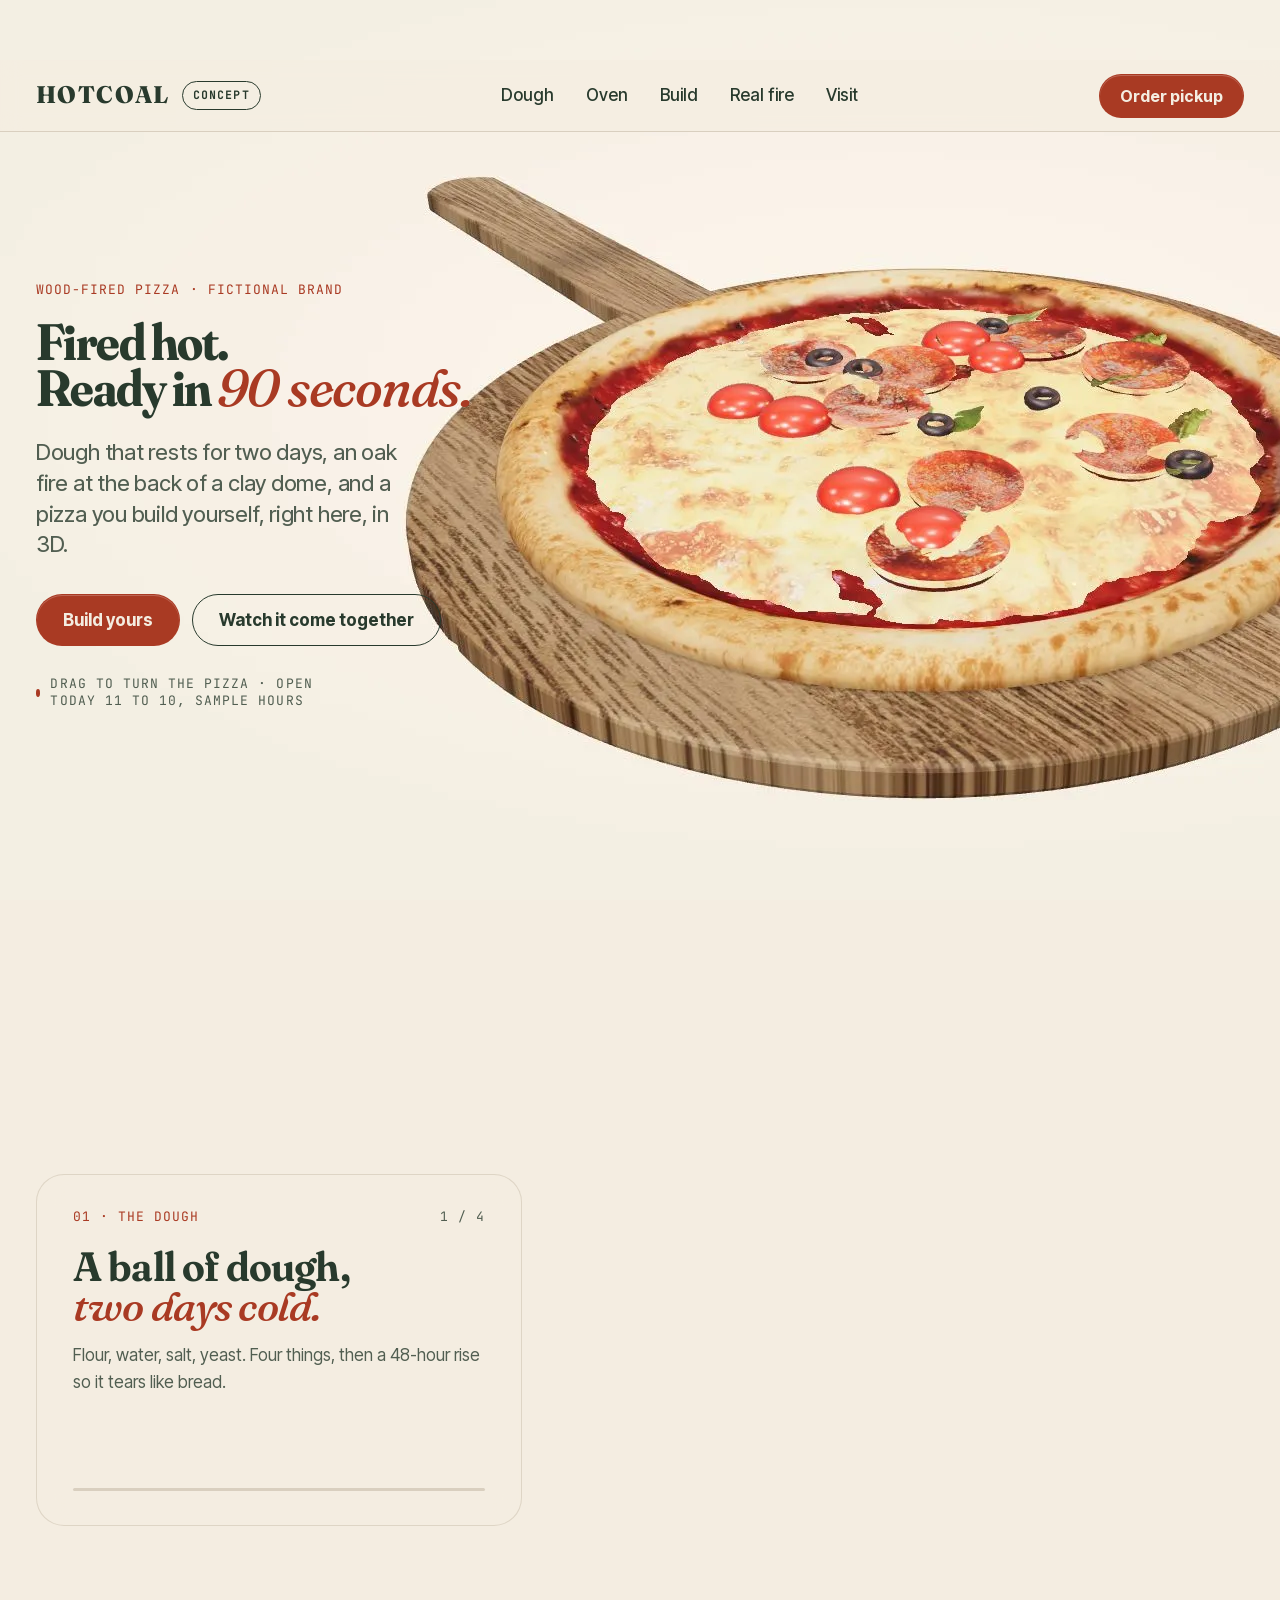
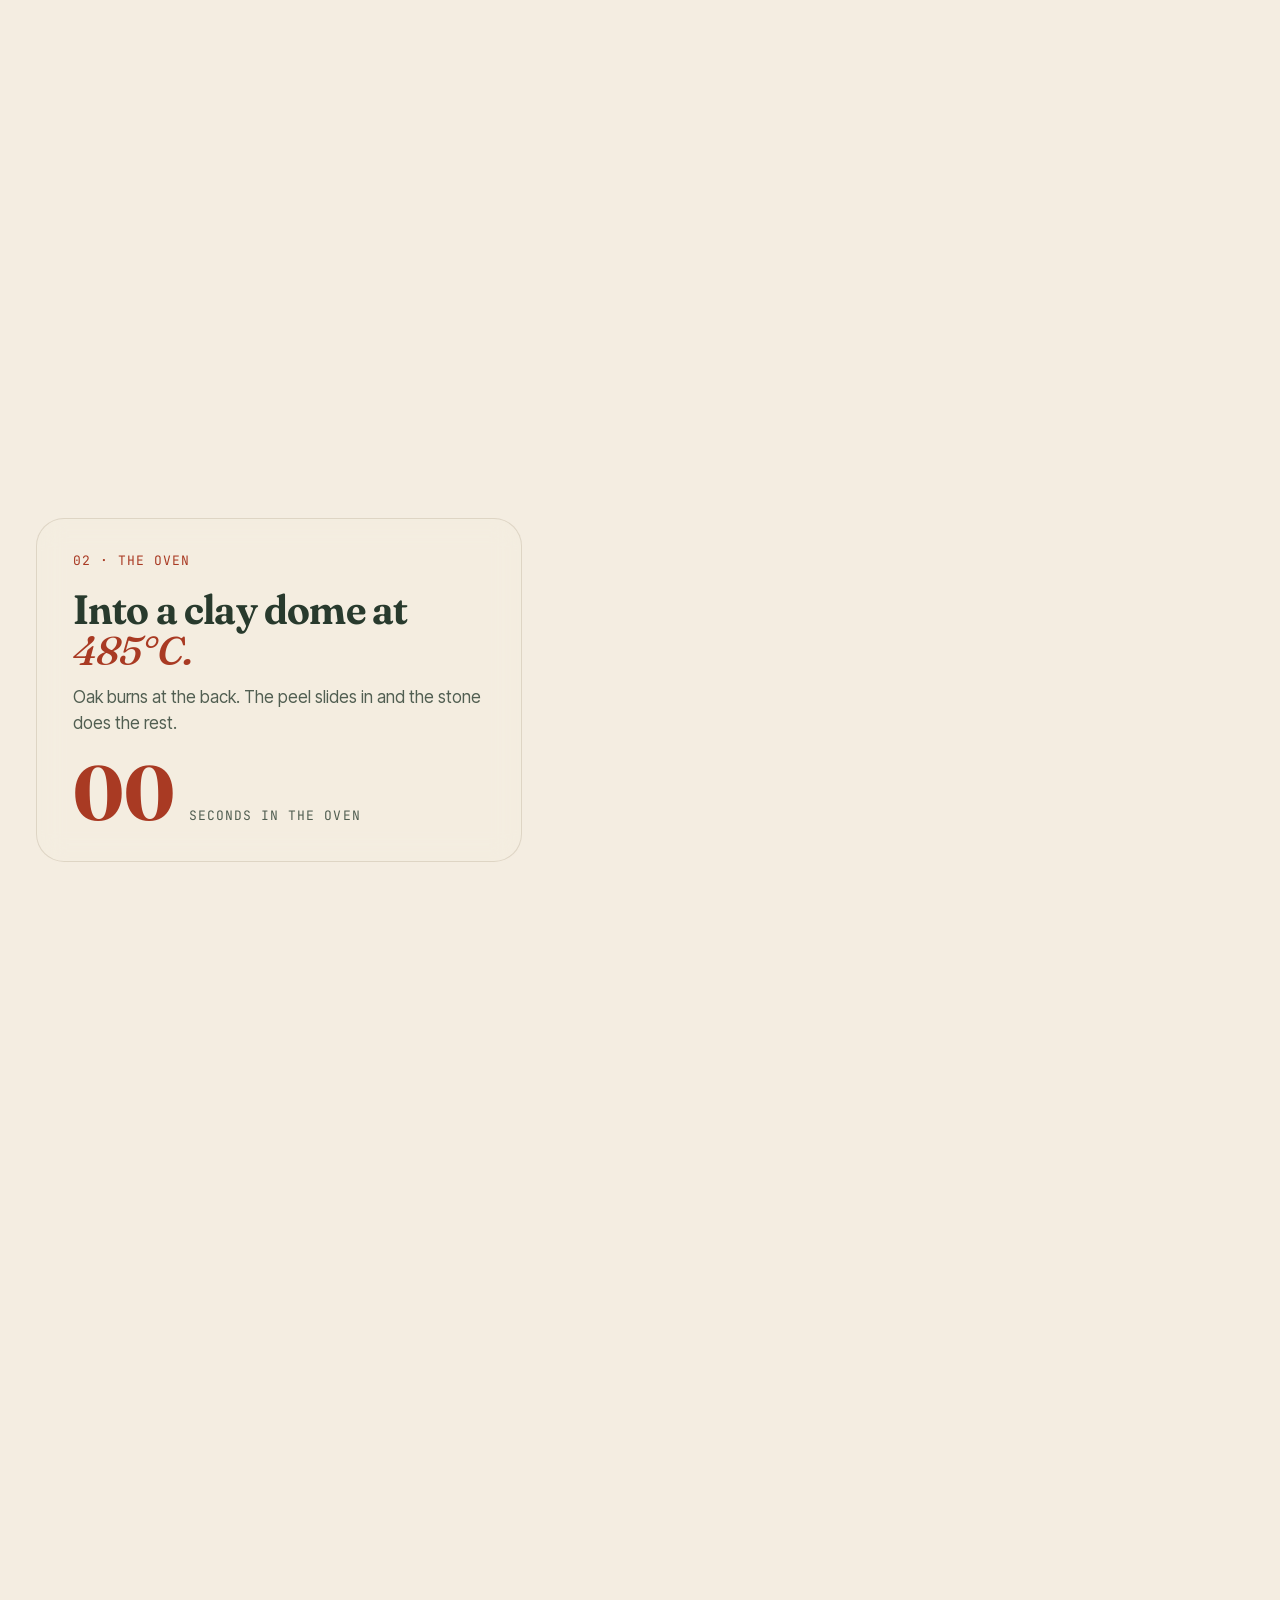
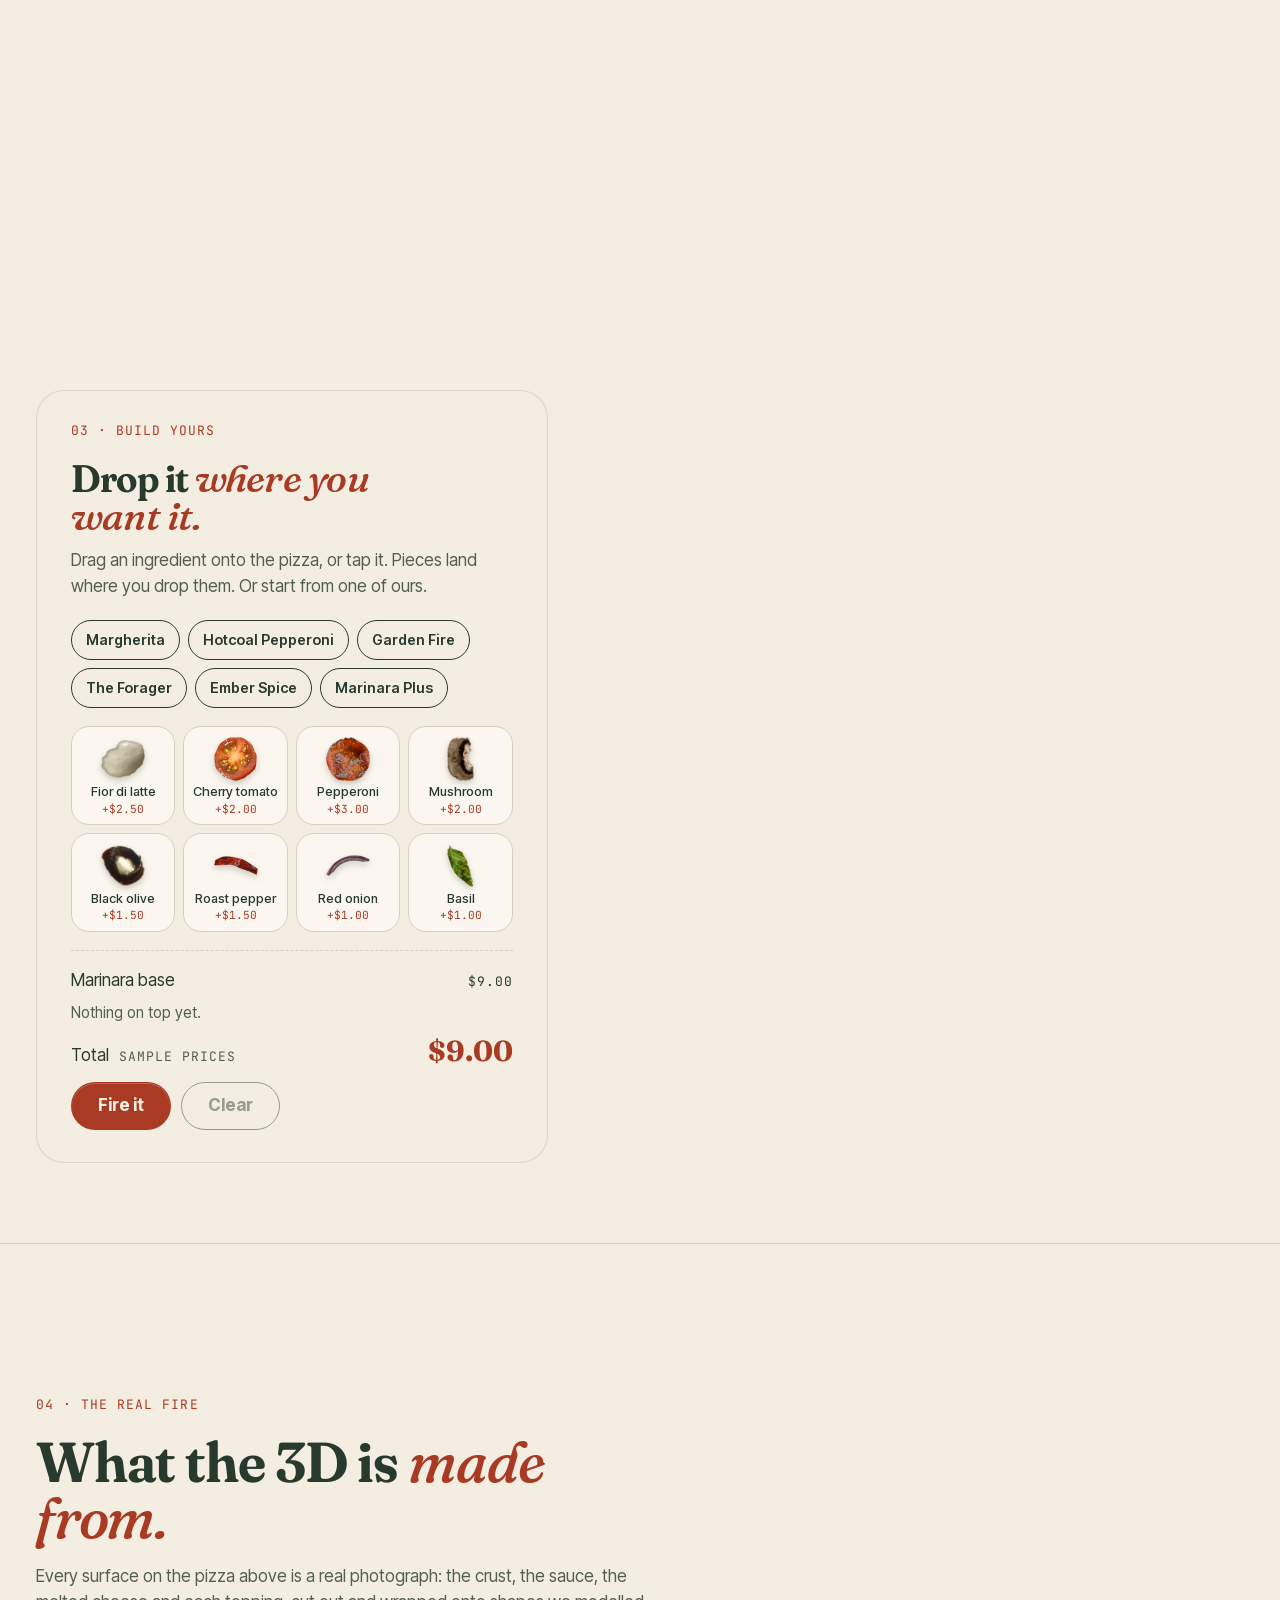
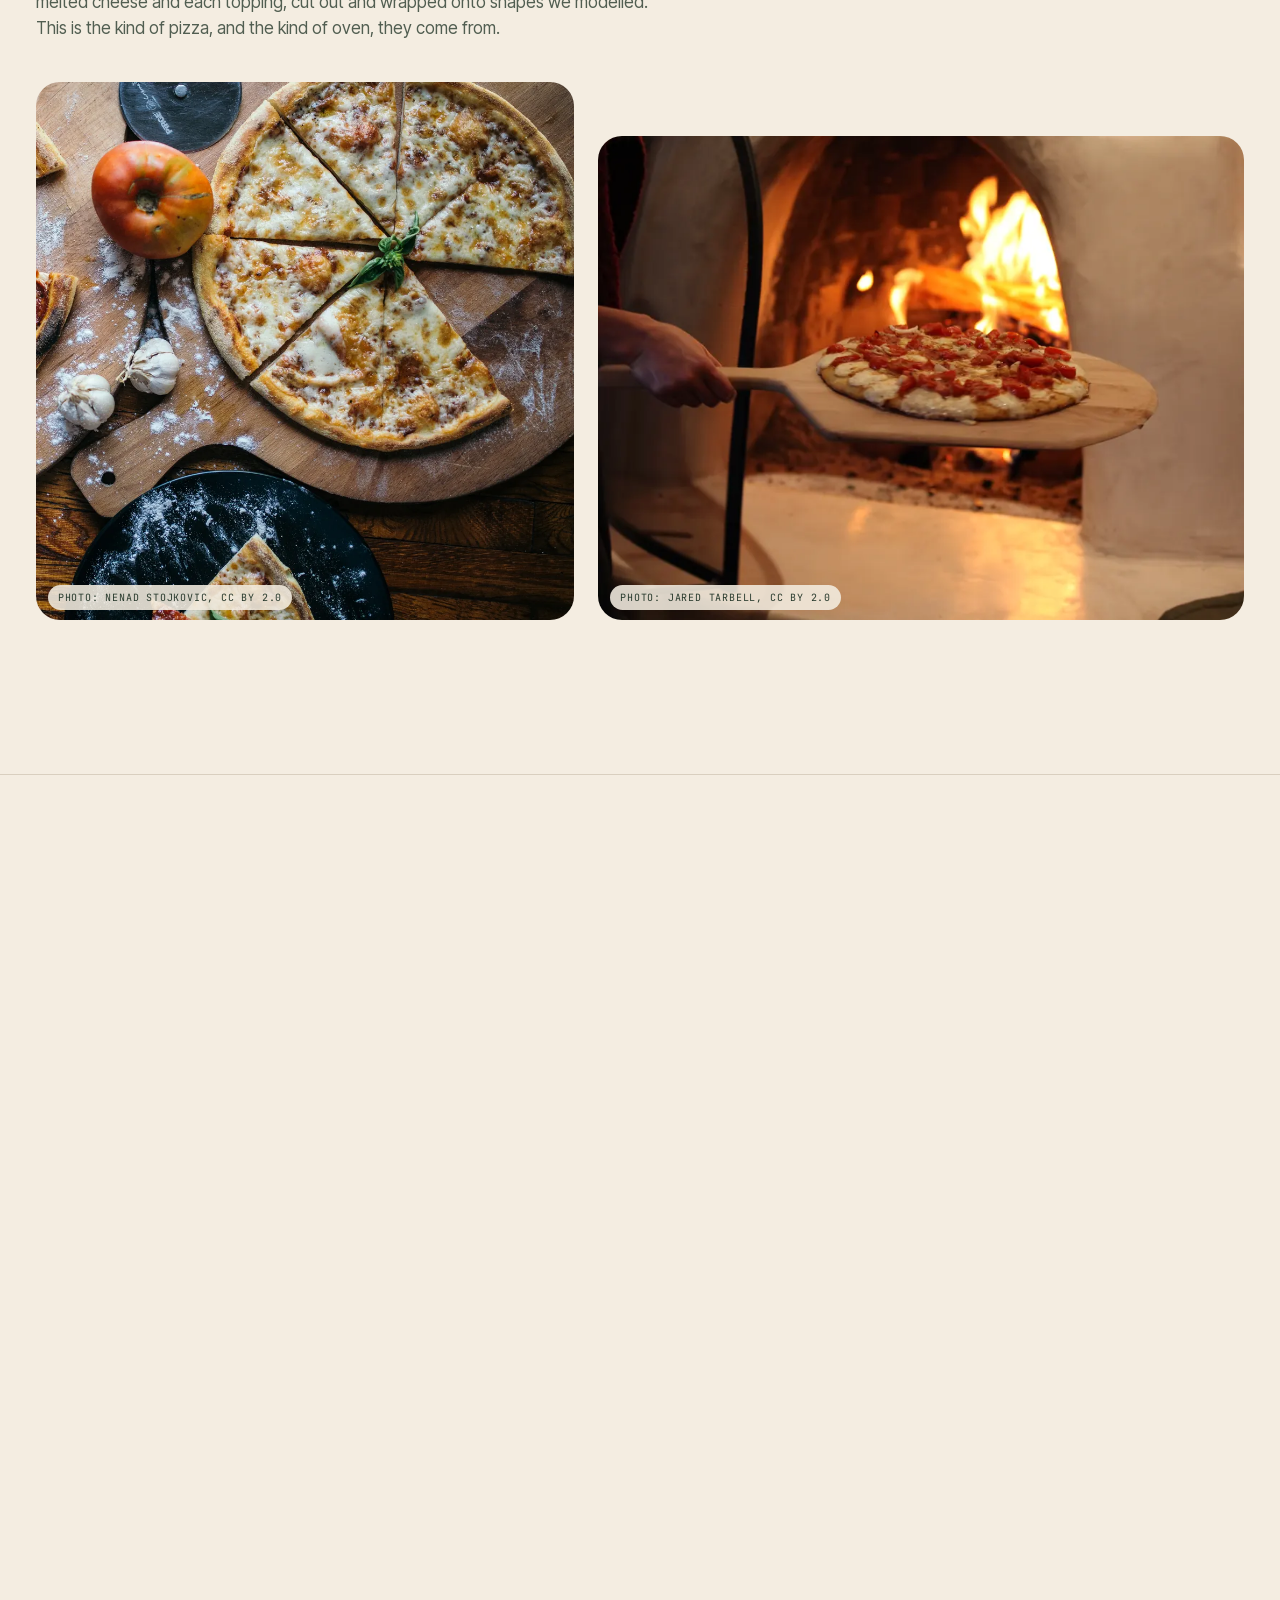
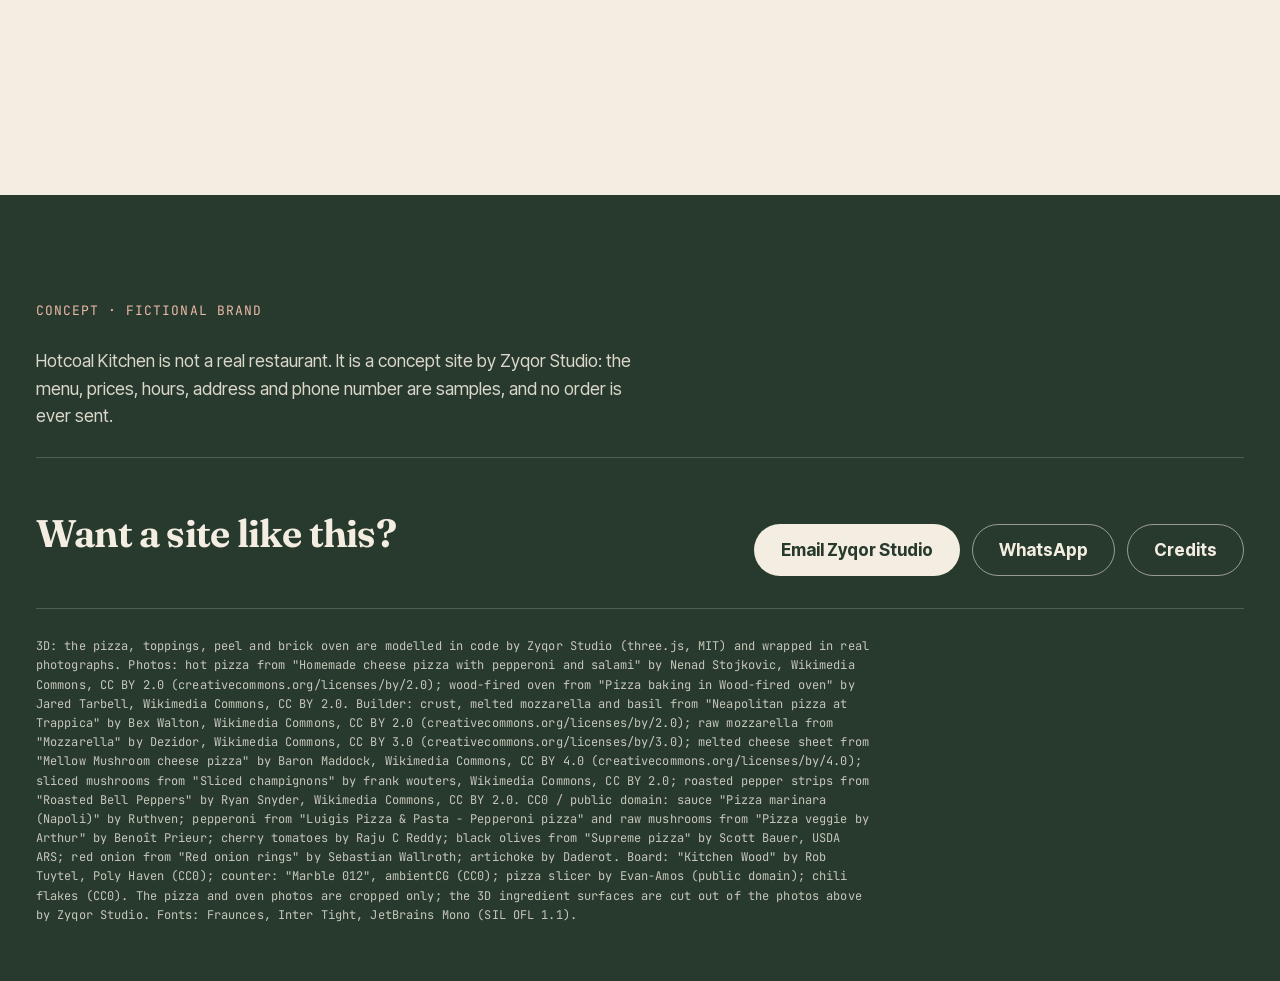
<file: index.html>
<!doctype html>
<html lang="en">
<head>
<meta charset="utf-8">
<meta name="viewport" content="width=device-width, initial-scale=1, viewport-fit=cover">
<!-- phone -> m.html (separate phone build). ?desktop=1 keeps this page -->
<script>document.documentElement.classList.add('js');(function(){var q=location.search;if(/[?&]desktop=1/.test(q))return;var c=matchMedia('(hover: none) and (pointer: coarse)').matches,w=innerWidth||screen.width,h=innerHeight||screen.height,phone=w<=860||(c&&h>w);if(phone)location.replace('m.html'+q+location.hash);})();</script>
<meta http-equiv="Content-Security-Policy" content="default-src 'self'; script-src 'self' 'unsafe-inline'; style-src 'self' 'unsafe-inline'; img-src 'self' data: blob:; font-src 'self'; connect-src 'self'; object-src 'none'; base-uri 'self'; form-action 'none'">
<title>Hotcoal Kitchen &middot; wood-fired pizza concept by Zyqor Studio</title>
<meta name="description" content="Hotcoal Kitchen is a fictional wood-fired pizzeria: a real-time 3D web concept by Zyqor Studio. Watch a 3D pizza come together, fly into a brick oven as it bakes, drop your own toppings on, then order pickup.">
<meta name="theme-color" content="#F4EDE1">
<meta property="og:title" content="Hotcoal Kitchen &middot; wood-fired pizza concept by Zyqor Studio">
<meta property="og:description" content="A wood-fired pizzeria whose website is the order. A fictional-brand concept by Zyqor Studio.">
<meta property="og:image" content="https://hotcoal-kitchen.vercel.app/thumb.webp">
<link rel="icon" href="favicon.svg" type="image/svg+xml">
<link rel="preload" href="img/base-baked.webp" as="image" crossorigin fetchpriority="high">
<link rel="modulepreload" href="./vendor/three/three.module.min.js">
<link rel="preload" href="assets/font/fraunces-axes.woff2" as="font" type="font/woff2" crossorigin>
<link rel="preload" href="assets/font/intertight-normal.woff2" as="font" type="font/woff2" crossorigin>
<link rel="stylesheet" href="style.css">
<link rel="stylesheet" href="s3d.css">
<script type="importmap">{"imports":{"three":"./vendor/three/three.module.min.js","three/addons/":"./vendor/three/addons/"}}</script>

<link rel="canonical" href="https://hotcoal-kitchen.vercel.app/">
<link rel="alternate" media="only screen and (max-width: 640px)" href="https://hotcoal-kitchen.vercel.app/m.html">
<meta property="og:type" content="website">
<meta property="og:url" content="https://hotcoal-kitchen.vercel.app/">
<meta name="twitter:card" content="summary_large_image">
</head>
<body data-id="P041" data-tier="premium" data-name="Hotcoal Kitchen" data-assets="Real photographs" data-pm-off="band heads">
<a class="skip" href="#make">Skip to the pizza builder</a>
<div class="stage" data-stage aria-hidden="true">
  <canvas class="stage-c"></canvas>
  <img class="stage-poster poster" src="poster.webp" alt="" width="1440" height="900">
</div>
<header class="nav" id="top">
  <a class="logo" href="#top" aria-label="Hotcoal Kitchen, back to top">HOTCOAL<span class="badge mono">Concept</span></a>
  <nav class="nav-links" aria-label="Sections"><a href="#story">Dough</a><a href="#fire">Oven</a><a href="#make">Build</a><a href="#real">Real fire</a><a href="#visit">Visit</a></nav>
  <a class="btn btn--accent nav-cta" href="#visit" data-press>Order pickup</a>
</header>
<main>
<section class="s3 hero3" id="hero" aria-labelledby="h-h">
  <div class="panel hero3-copy">
    <p class="tag mono">Wood-fired pizza &middot; fictional brand</p>
    <h1 id="h-h" class="d-xl"><span>Fired hot.</span><span>Ready in <em>90 seconds.</em></span></h1>
    <p class="lead">Dough that rests for two days, an oak fire at the back of a clay dome, and a pizza you build yourself, right here, in 3D.</p>
    <div class="btns"><a class="btn btn--accent" href="#make" data-press>Build yours</a><a class="btn btn--line" href="#story" data-press>Watch it come together</a></div>
    <p class="hint mono"><span class="dot"></span>Drag to turn the pizza &middot; open today 11 to 10, sample hours</p>
  </div>
</section>

<section class="s3 story" id="story" aria-labelledby="s-h">
  <div class="pin3">
    <div class="panel story-copy">
      <p class="tag mono">01 &middot; The dough <span class="st-n" id="st-n">1 / 4</span></p>
      <h2 id="s-h" class="sr-only">How a Hotcoal pizza comes together</h2>
      <ol class="steps" id="steps">
        <li class="on"><h3 class="d-l">A ball of dough, <em>two days cold.</em></h3><p class="body">Flour, water, salt, yeast. Four things, then a 48-hour rise so it tears like bread.</p></li>
        <li><h3 class="d-l">Opened by hand. <em>Tomato</em> from the middle out.</h3><p class="body">Never rolled, so the rim keeps its air. One ladle of crushed tomato, spiralled out to a thumb from the edge.</p></li>
        <li><h3 class="d-l">Fior di latte, <em>torn</em>, not grated.</h3><p class="body">Fresh mozzarella in rough pieces, so it melts into pools instead of a sheet.</p></li>
        <li><h3 class="d-l">Then whatever <em>you</em> like on top.</h3><p class="body">Pepperoni that cups in the heat, cherry tomatoes, olives, and basil.</p></li>
      </ol>
      <div class="bar" aria-hidden="true"><i id="st-bar"></i></div>
    </div>
  </div>
</section>

<section class="s3 fire3" id="fire" aria-labelledby="f-h">
  <div class="pin3">
    <div class="panel fire-copy">
      <p class="tag mono">02 &middot; The oven</p>
      <h2 id="f-h" class="d-l">Into a clay dome at <em>485&deg;C.</em></h2>
      <p class="body" id="f-line">Oak burns at the back. The peel slides in and the stone does the rest.</p>
      <div class="clk"><b id="clock">00</b><span class="mono">seconds in the oven</span></div>
    </div>
  </div>
</section>

<section class="s3 make" id="make" aria-labelledby="m-h">
  <div class="panel make-copy">
    <p class="tag mono">03 &middot; Build yours</p>
    <h2 id="m-h" class="d-l">Drop it <em>where you want it.</em></h2>
    <p class="body m-help">Drag an ingredient onto the pizza, or tap it. Pieces land where you drop them. Or start from one of ours.</p>
    <div class="presets" role="group" aria-label="Start from a menu pizza"><button class="preset" type="button" data-load="mozzarella,tomato,basil" data-name="Margherita">Margherita</button>
<button class="preset" type="button" data-load="mozzarella,pepperoni,basil" data-name="Hotcoal Pepperoni">Hotcoal Pepperoni</button>
<button class="preset" type="button" data-load="mushroom,pepper,onion,olive" data-name="Garden Fire">Garden Fire</button>
<button class="preset" type="button" data-load="mozzarella,mushroom,basil" data-name="The Forager">The Forager</button>
<button class="preset" type="button" data-load="pepperoni,pepper,onion" data-name="Ember Spice">Ember Spice</button>
<button class="preset" type="button" data-load="tomato,olive,onion,basil" data-name="Marinara Plus">Marinara Plus</button></div>
    <ul class="chips3" role="list" aria-label="Ingredients"><li><button class="chip3" type="button" data-type="mozzarella" aria-label="Add fior di latte, $2.50 sample"><img src="img/mozz-raw-1.webp" alt="" width="48" height="48" loading="lazy"><span>Fior di latte</span><b>+$2.50</b></button></li>
<li><button class="chip3" type="button" data-type="tomato" aria-label="Add cherry tomato, $2.00 sample"><img src="img/tom-raw-1.webp" alt="" width="48" height="48" loading="lazy"><span>Cherry tomato</span><b>+$2.00</b></button></li>
<li><button class="chip3" type="button" data-type="pepperoni" aria-label="Add pepperoni, $3.00 sample"><img src="img/pep-raw-1.webp" alt="" width="48" height="48" loading="lazy"><span>Pepperoni</span><b>+$3.00</b></button></li>
<li><button class="chip3" type="button" data-type="mushroom" aria-label="Add mushroom, $2.00 sample"><img src="img/mush-raw-1.webp" alt="" width="48" height="48" loading="lazy"><span>Mushroom</span><b>+$2.00</b></button></li>
<li><button class="chip3" type="button" data-type="olive" aria-label="Add black olive, $1.50 sample"><img src="img/olive-raw-1.webp" alt="" width="48" height="48" loading="lazy"><span>Black olive</span><b>+$1.50</b></button></li>
<li><button class="chip3" type="button" data-type="pepper" aria-label="Add roast pepper, $1.50 sample"><img src="img/pepper-raw-1.webp" alt="" width="48" height="48" loading="lazy"><span>Roast pepper</span><b>+$1.50</b></button></li>
<li><button class="chip3" type="button" data-type="onion" aria-label="Add red onion, $1.00 sample"><img src="img/onion-raw-1.webp" alt="" width="48" height="48" loading="lazy"><span>Red onion</span><b>+$1.00</b></button></li>
<li><button class="chip3" type="button" data-type="basil" aria-label="Add basil, $1.00 sample"><img src="img/basil-raw-1.webp" alt="" width="48" height="48" loading="lazy"><span>Basil</span><b>+$1.00</b></button></li></ul>
    <div class="ticket3" aria-live="polite">
      <div class="t-row"><span>Marinara base</span><span class="mono">$9.00</span></div>
      <p class="t-list" id="t-list">Nothing on top yet.</p>
      <div class="t-tot"><span>Total <small class="mono">sample prices</small></span><b id="t-tot">$9.00</b></div>
      <div class="t-btns"><button class="btn btn--accent" type="button" id="fire-it" data-press>Fire it</button><button class="btn btn--line" type="button" id="t-clear" disabled>Clear</button></div>
    </div>
  </div>
</section>

<section class="real" id="real" aria-labelledby="r-h">
  <div class="real-in">
    <p class="tag mono">04 &middot; The real fire</p>
    <h2 id="r-h" class="d-l">What the 3D is <em>made from.</em></h2>
    <p class="body">Every surface on the pizza above is a real photograph: the crust, the sauce, the melted cheese and each topping, cut out and wrapped onto shapes we modelled. This is the kind of pizza, and the kind of oven, they come from.</p>
    <div class="real-grid">
      <figure><img src="img/hero-pizza.webp" srcset="img/hero-pizza-m.webp 1000w, img/hero-pizza.webp 1100w" sizes="(max-width: 860px) 92vw, 40vw" alt="A hot pepperoni and salami pizza with melted cheese, just out of the oven" width="1100" height="1203" loading="lazy"><figcaption class="mono">Photo: Nenad Stojkovic, CC BY 2.0</figcaption></figure>
      <figure><img src="img/oven-fire.webp" srcset="img/oven-fire-m.webp 900w, img/oven-fire.webp 1600w" sizes="(max-width: 860px) 92vw, 40vw" alt="A pizza baking in a wood-fired oven with flames behind it" width="1600" height="1067" loading="lazy"><figcaption class="mono">Photo: Jared Tarbell, CC BY 2.0</figcaption></figure>
    </div>
  </div>
</section>

<section class="visit" id="visit" aria-labelledby="v-h">
    <div class="v-form">
      <p class="tag mono" data-rv>05 &middot; Pickup</p>
      <h2 id="v-h" class="d-l" data-rv>Pick it up <em>hot.</em></h2>
      <p class="body od-sum" id="od-sum" data-rv>Your pizza: marinara base, $9.00.</p>
      <form class="form" id="order-form" novalidate data-rv>
        <div class="field"><label for="od-name">Your name</label><input class="input" id="od-name" name="name" type="text" autocomplete="name" required minlength="2" placeholder="Jordan Lee" aria-describedby="od-name-err"><p class="err" id="od-name-err" aria-live="polite"></p></div>
        <div class="field"><label for="od-phone">Phone</label><input class="input" id="od-phone" name="phone" type="tel" inputmode="tel" autocomplete="tel" required placeholder="(555) 014-2290" aria-describedby="od-phone-err"><p class="err" id="od-phone-err" aria-live="polite"></p></div>
        <fieldset class="field"><legend>Pickup time</legend><div class="chips" id="chips"></div></fieldset>
        <div class="submit-row"><button class="btn btn--accent" type="submit" id="od-send"><span class="spin" aria-hidden="true"></span><span class="lbl">Place the order</span></button><p class="form-note">Concept form. Nothing leaves this page.</p></div>
      </form>
      <div class="success" id="od-ok" tabindex="-1" role="status" hidden>
        <svg viewBox="0 0 40 40" aria-hidden="true"><circle cx="20" cy="20" r="15"/><path d="M13 20l5 5 9-10"/></svg>
        <p class="tag mono">Concept: not sent</p>
        <h3>Thanks. Nothing was sent.</h3>
        <p class="body" id="od-echo"></p>
        <button class="btn btn--line" type="button" id="od-again">Fill it in again</button>
      </div>
    </div>
    <div class="v-info">
      <h3 class="v-k mono" data-rv>Hours &middot; sample</h3>
      <table class="hours" id="hours" data-rv><tbody>
        <tr data-d="2,3,4"><th>Tue to Thu</th><td>11 to 10</td></tr>
        <tr data-d="5,6"><th>Fri and Sat</th><td>11 to 11</td></tr>
        <tr data-d="0"><th>Sunday</th><td>12 to 9</td></tr>
        <tr data-d="1"><th>Monday</th><td>Closed</td></tr>
      </tbody></table>
      <h3 class="v-k mono" data-rv>Address &middot; sample</h3>
      <p class="addr" data-rv>48 Kiln Street, Anytown, USA<br><span class="mono">(555) 014-0090 &middot; sample number</span></p>
      <figure class="map" data-rv>
        <svg viewBox="0 0 520 260" role="img" aria-label="Sample street map with a pin on Kiln Street">
          <path class="m-blk" d="M0 0H520V260H0Z"/>
          <path class="m-st" d="M-5 72 C120 66 260 80 525 70"/><path class="m-st" d="M-5 190 C140 196 330 184 525 194"/>
          <path class="m-st" d="M118 -5 C112 90 124 170 116 265"/><path class="m-st" d="M300 -5 C306 80 296 170 304 265"/><path class="m-st m-st2" d="M410 -5 C420 120 400 160 430 265"/>
          <path class="m-park" d="M330 96 C380 92 392 100 388 150 C384 172 340 170 334 160 C326 140 326 110 330 96Z"/>
          <text x="140" y="62">KILN ST</text><text x="140" y="182">OAK AVE</text><text x="352" y="138">PARK</text>
          <g class="m-pin" transform="translate(210 72)"><path d="M0 0 C-14 -16 -14 -34 0 -38 C14 -34 14 -16 0 0Z"/><circle cx="0" cy="-26" r="5"/></g>
        </svg>
        <figcaption class="mono">Sample map, drawn by hand. Not a real place.</figcaption>
      </figure>
    </div>
  </section>
</main>
<footer class="foot">
  <div class="foot-in">
    <p class="foot-k mono">Concept &middot; fictional brand</p>
    <p class="foot-t">Hotcoal Kitchen is not a real restaurant. It is a concept site by Zyqor Studio: the menu, prices, hours, address and phone number are samples, and no order is ever sent.</p>
    <div class="foot-cta"><p class="d-m">Want a site like this?</p>
      <div class="btns"><a class="btn btn--flour" href="https://mail.google.com/mail/?view=cm&amp;fs=1&amp;to=zyqorbusiness@gmail.com&amp;su=A%20site%20like%20Hotcoal%20Kitchen" target="_blank" rel="noopener" data-press>Email Zyqor Studio</a><a class="btn btn--line-l" href="https://wa.me/919547908593" target="_blank" rel="noopener" data-press>WhatsApp</a><button class="btn btn--line-l" type="button" id="open-credits">Credits</button></div></div>
    <p class="foot-cred mono">3D: the pizza, toppings, peel and brick oven are modelled in code by Zyqor Studio (three.js, MIT) and wrapped in real photographs. Photos: hot pizza from "Homemade cheese pizza with pepperoni and salami" by Nenad Stojkovic, Wikimedia Commons, CC BY 2.0 (creativecommons.org/licenses/by/2.0); wood-fired oven from "Pizza baking in Wood-fired oven" by Jared Tarbell, Wikimedia Commons, CC BY 2.0. Builder: crust, melted mozzarella and basil from "Neapolitan pizza at Trappica" by Bex Walton, Wikimedia Commons, CC BY 2.0 (creativecommons.org/licenses/by/2.0); raw mozzarella from "Mozzarella" by Dezidor, Wikimedia Commons, CC BY 3.0 (creativecommons.org/licenses/by/3.0); melted cheese sheet from "Mellow Mushroom cheese pizza" by Baron Maddock, Wikimedia Commons, CC BY 4.0 (creativecommons.org/licenses/by/4.0); sliced mushrooms from "Sliced champignons" by frank wouters, Wikimedia Commons, CC BY 2.0; roasted pepper strips from "Roasted Bell Peppers" by Ryan Snyder, Wikimedia Commons, CC BY 2.0. CC0 / public domain: sauce "Pizza marinara (Napoli)" by Ruthven; pepperoni from "Luigis Pizza &amp; Pasta - Pepperoni pizza" and raw mushrooms from "Pizza veggie by Arthur" by Beno&icirc;t Prieur; cherry tomatoes by Raju C Reddy; black olives from "Supreme pizza" by Scott Bauer, USDA ARS; red onion from "Red onion rings" by Sebastian Wallroth; artichoke by Daderot. Board: "Kitchen Wood" by Rob Tuytel, Poly Haven (CC0); counter: "Marble 012", ambientCG (CC0); pizza slicer by Evan-Amos (public domain); chili flakes (CC0). The pizza and oven photos are cropped only; the 3D ingredient surfaces are cut out of the photos above by Zyqor Studio. Fonts: Fraunces, Inter Tight, JetBrains Mono (SIL OFL 1.1).</p>
  </div>
</footer>

<script type="module" src="app3d.js"></script>
</body>
</html>
</file>
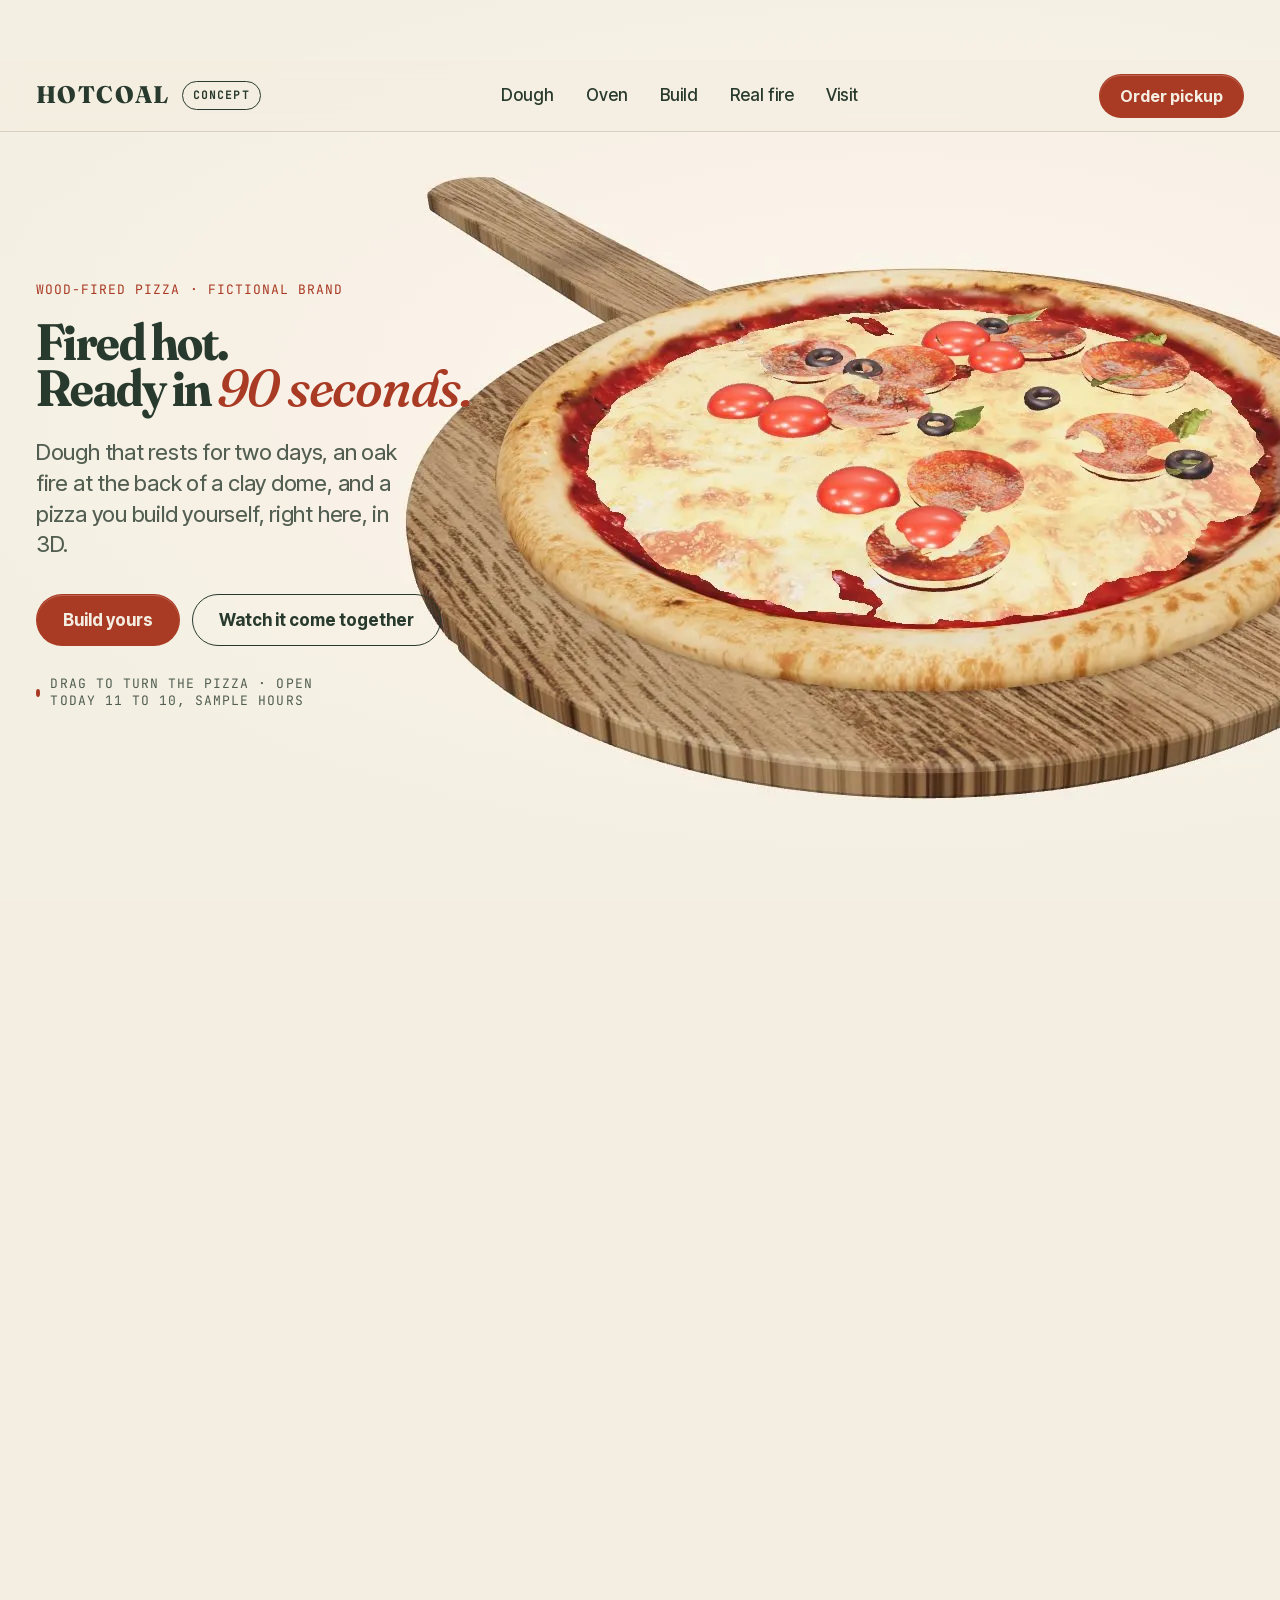
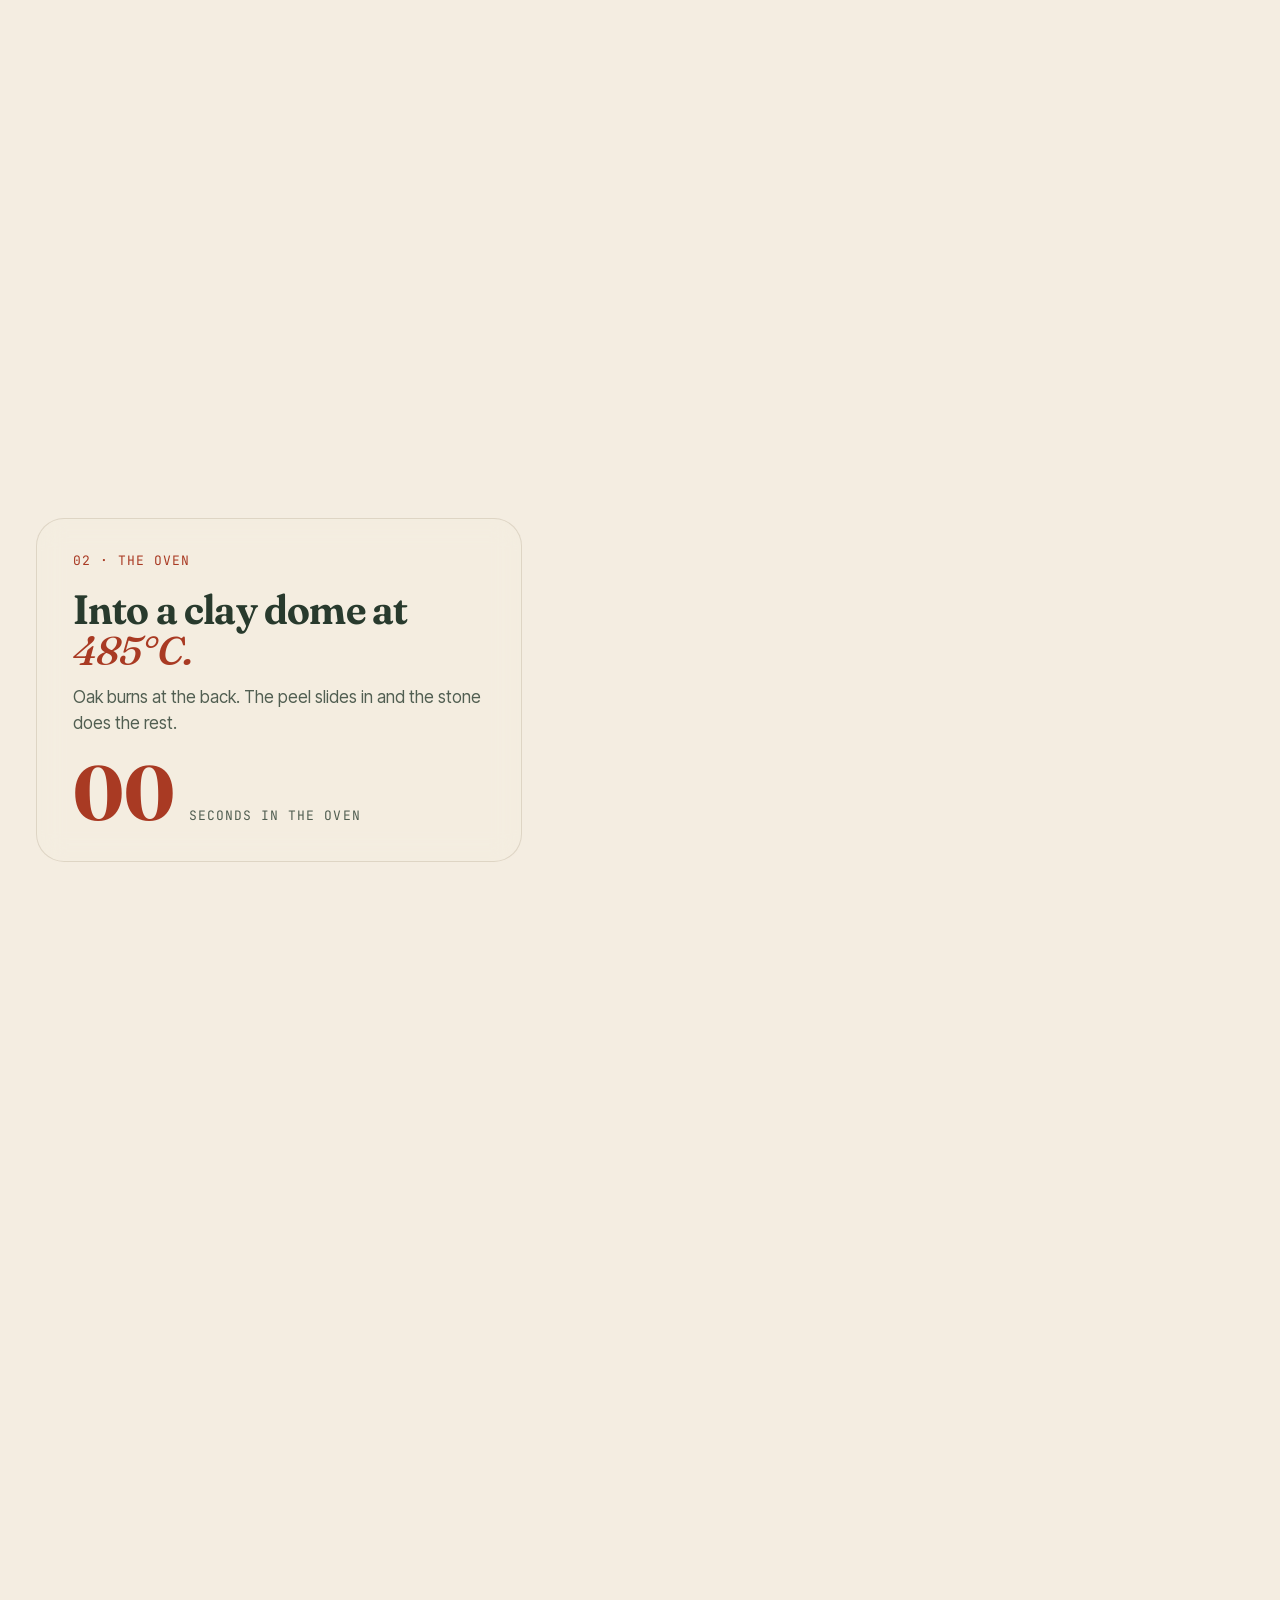
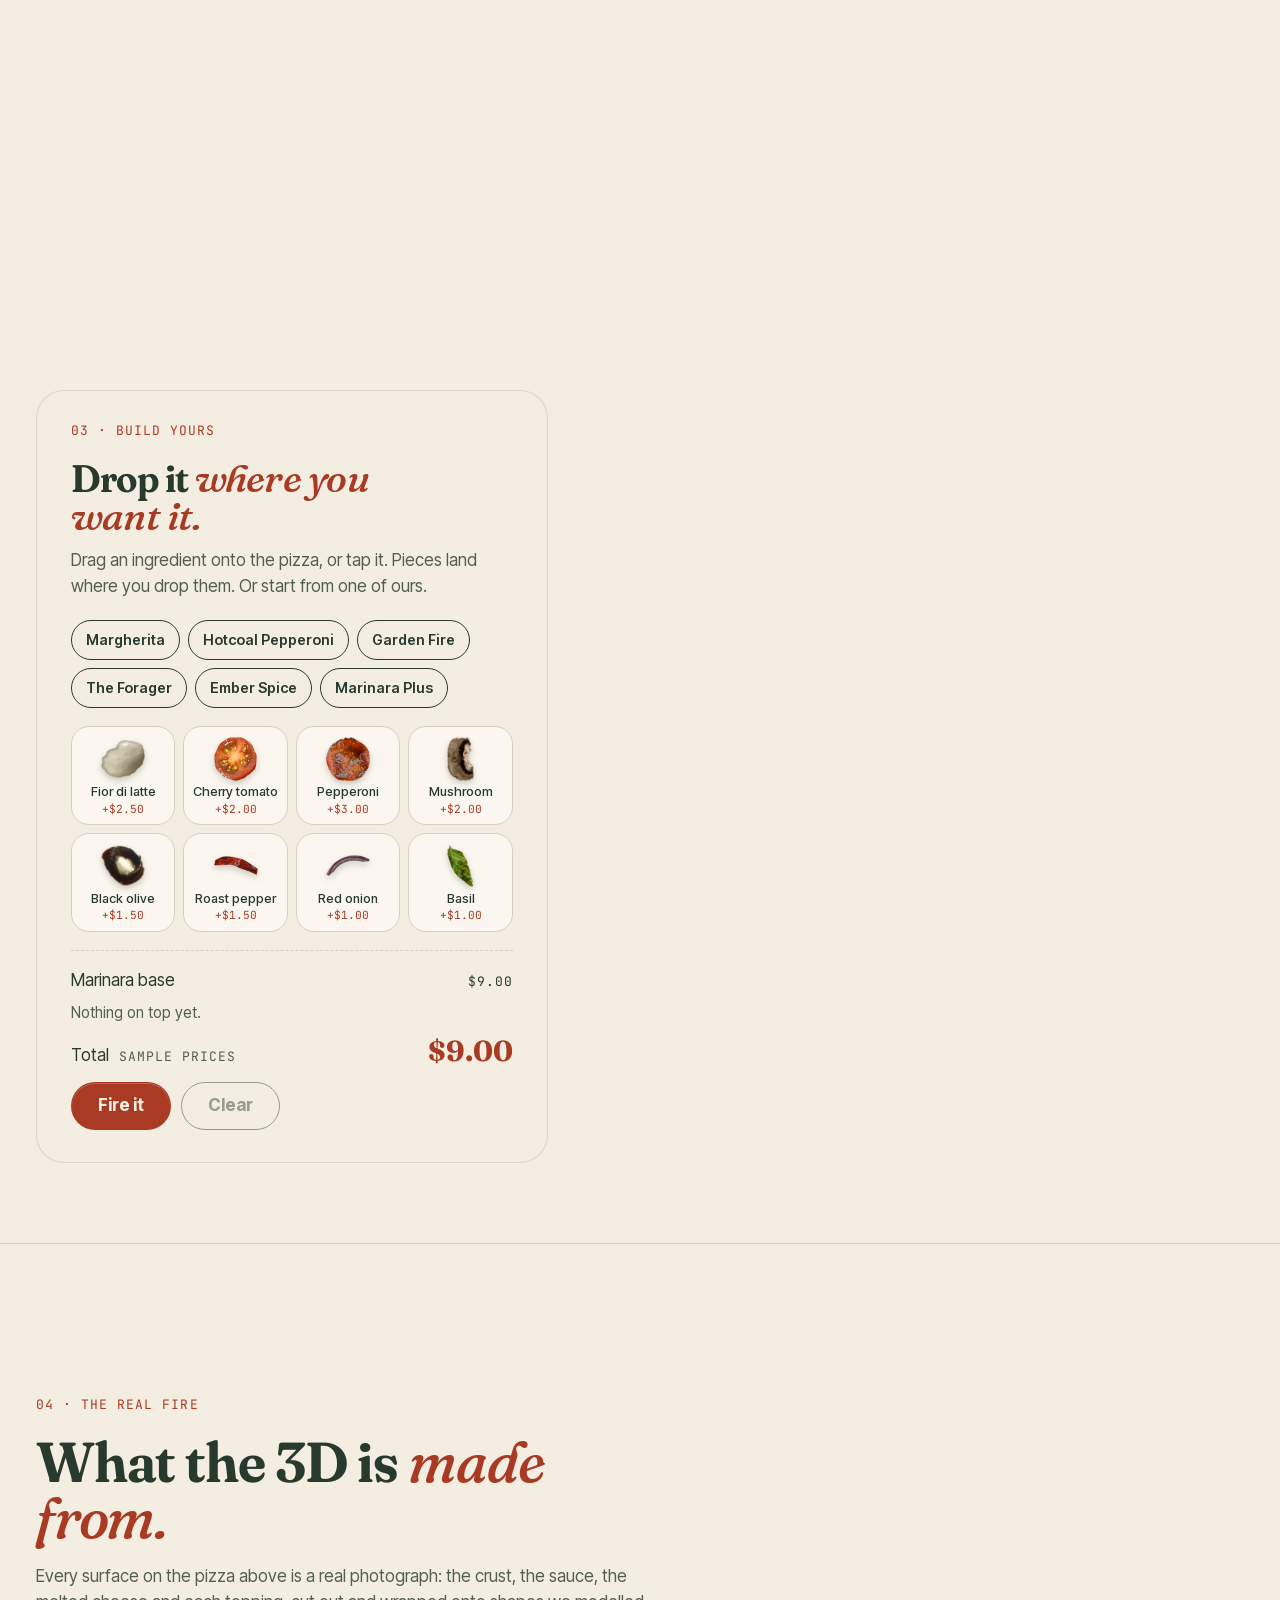
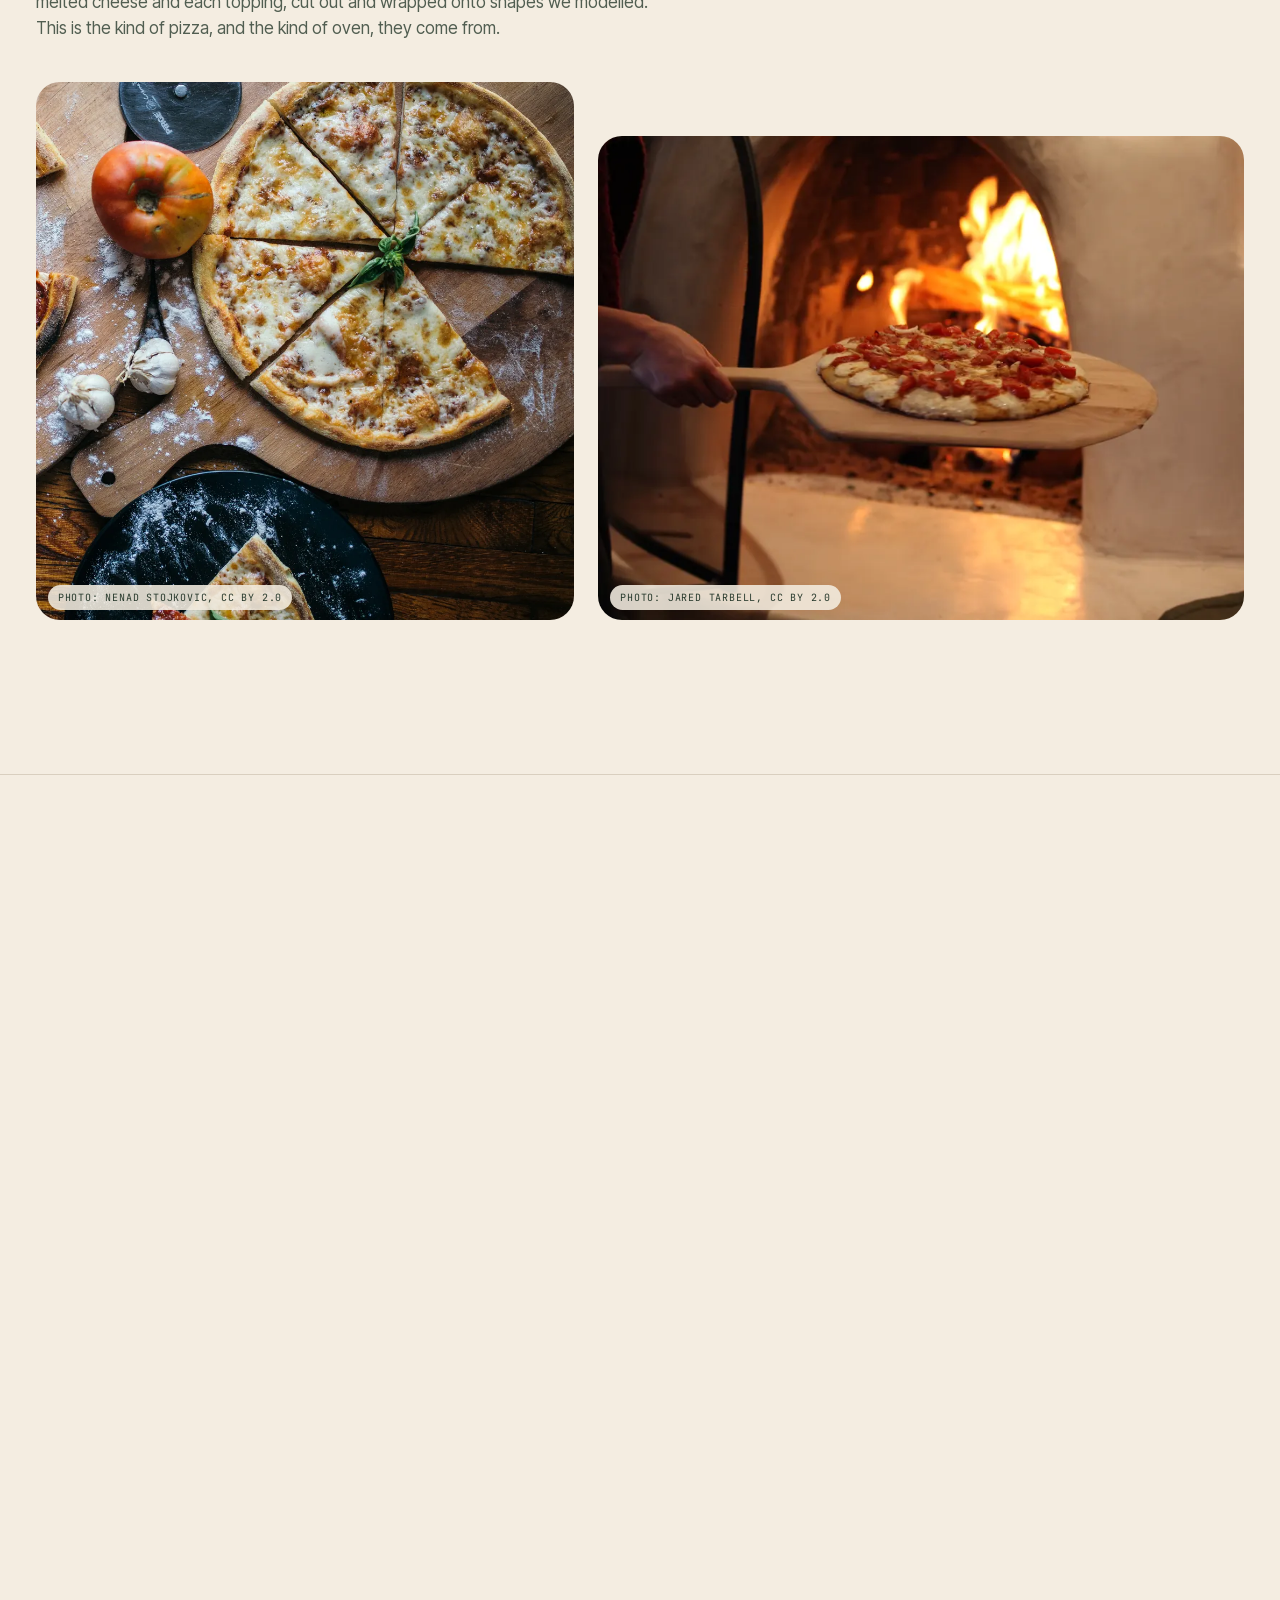
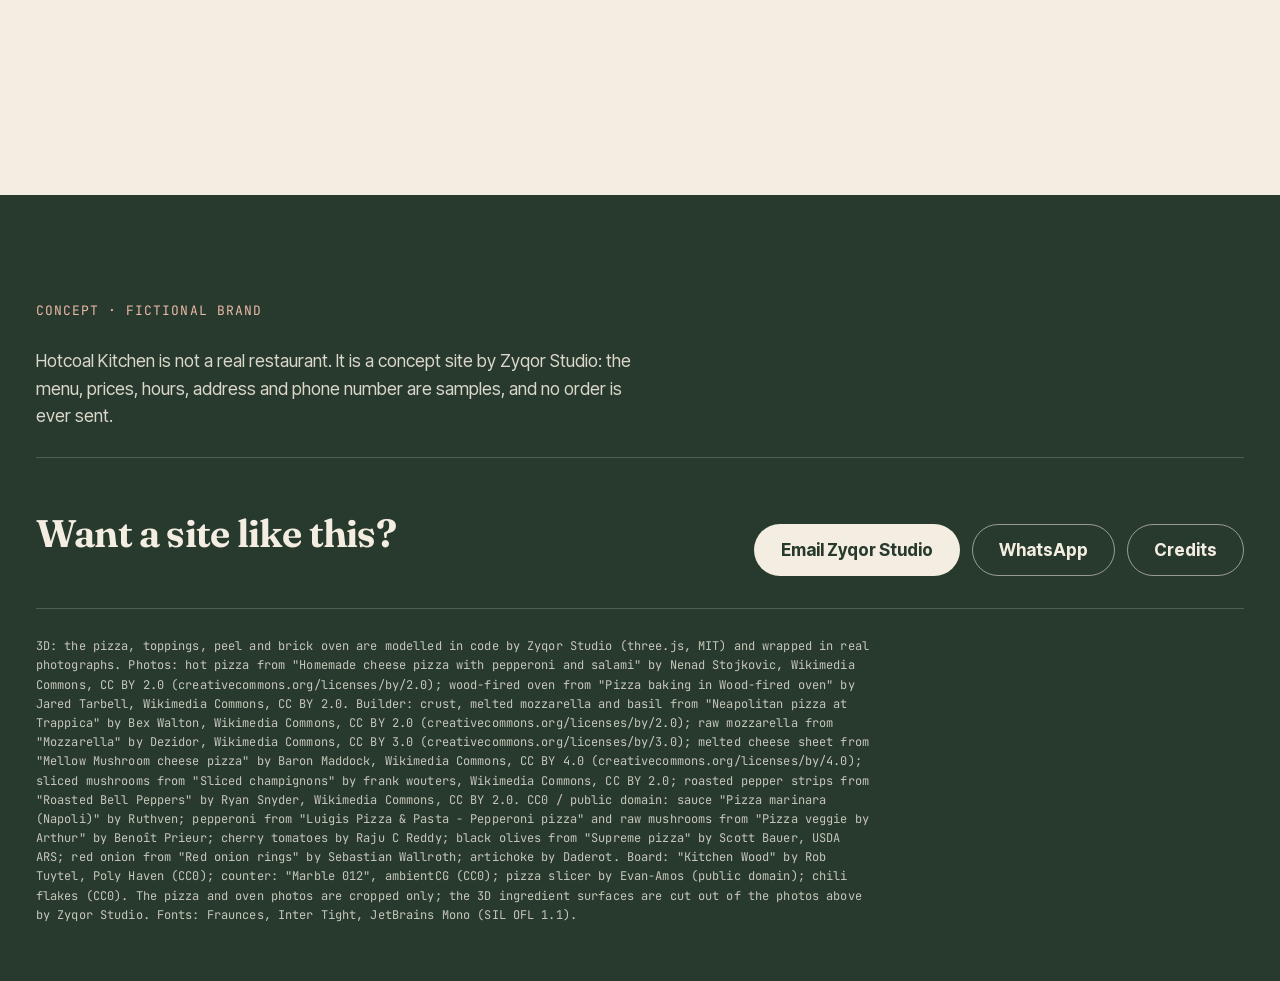
<file: m.html>
<!doctype html>
<html lang="en">
<head>
<meta charset="utf-8">
<meta name="viewport" content="width=device-width, initial-scale=1, viewport-fit=cover">
<!-- phone -> m.html (separate phone build). ?desktop=1 keeps this page -->
<script>document.documentElement.classList.add('js');(function(){var q=location.search;if(/[?&]m=1/.test(q))return;var c=matchMedia('(hover: none) and (pointer: coarse)').matches,w=innerWidth||screen.width,h=innerHeight||screen.height,phone=w<=860||(c&&h>w);if(!phone)location.replace('./'+q+location.hash);})();</script>
<meta http-equiv="Content-Security-Policy" content="default-src 'self'; script-src 'self' 'unsafe-inline'; style-src 'self' 'unsafe-inline'; img-src 'self' data: blob:; font-src 'self'; connect-src 'self'; object-src 'none'; base-uri 'self'; form-action 'none'">
<title>Hotcoal Kitchen &middot; wood-fired pizza concept by Zyqor Studio</title>
<meta name="description" content="Hotcoal Kitchen is a fictional wood-fired pizzeria: a real-time 3D web concept by Zyqor Studio. Watch a 3D pizza come together, fly into a brick oven as it bakes, drop your own toppings on, then order pickup.">
<meta name="theme-color" content="#F4EDE1">
<meta property="og:title" content="Hotcoal Kitchen &middot; wood-fired pizza concept by Zyqor Studio">
<meta property="og:description" content="A wood-fired pizzeria whose website is the order. A fictional-brand concept by Zyqor Studio.">
<meta property="og:image" content="https://hotcoal-kitchen.vercel.app/thumb.webp">
<link rel="icon" href="favicon.svg" type="image/svg+xml">
<link rel="preload" href="img/base-baked.webp" as="image" crossorigin fetchpriority="high">
<link rel="modulepreload" href="./vendor/three/three.module.min.js">
<link rel="preload" href="assets/font/fraunces-axes.woff2" as="font" type="font/woff2" crossorigin>
<link rel="preload" href="assets/font/intertight-normal.woff2" as="font" type="font/woff2" crossorigin>
<link rel="stylesheet" href="style.css">
<link rel="stylesheet" href="s3d.css">
<script type="importmap">{"imports":{"three":"./vendor/three/three.module.min.js","three/addons/":"./vendor/three/addons/"}}</script>

<link rel="canonical" href="https://hotcoal-kitchen.vercel.app/">
<link rel="alternate" media="only screen and (max-width: 640px)" href="https://hotcoal-kitchen.vercel.app/m.html">
<meta property="og:type" content="website">
<meta property="og:url" content="https://hotcoal-kitchen.vercel.app/">
<meta name="twitter:card" content="summary_large_image">
</head>
<body data-id="P041" data-tier="premium" data-name="Hotcoal Kitchen" data-assets="Real photographs" data-pm-off="band heads">
<a class="skip" href="#make">Skip to the pizza builder</a>
<div class="stage" data-stage aria-hidden="true">
  <canvas class="stage-c"></canvas>
  <img class="stage-poster poster" src="poster.webp" alt="" width="1440" height="900">
</div>
<header class="nav" id="top">
  <a class="logo" href="#top" aria-label="Hotcoal Kitchen, back to top">HOTCOAL<span class="badge mono">Concept</span></a>
  <nav class="nav-links" aria-label="Sections"><a href="#story">Dough</a><a href="#fire">Oven</a><a href="#make">Build</a><a href="#real">Real fire</a><a href="#visit">Visit</a></nav>
  <a class="btn btn--accent nav-cta" href="#visit" data-press>Order pickup</a>
</header>
<main>
<section class="s3 hero3" id="hero" aria-labelledby="h-h">
  <div class="panel hero3-copy">
    <p class="tag mono">Wood-fired pizza &middot; fictional brand</p>
    <h1 id="h-h" class="d-xl"><span>Fired hot.</span><span>Ready in <em>90 seconds.</em></span></h1>
    <p class="lead">Dough that rests for two days, an oak fire at the back of a clay dome, and a pizza you build yourself, right here, in 3D.</p>
    <div class="btns"><a class="btn btn--accent" href="#make" data-press>Build yours</a><a class="btn btn--line" href="#story" data-press>Watch it come together</a></div>
    <p class="hint mono"><span class="dot"></span>Drag to turn the pizza &middot; open today 11 to 10, sample hours</p>
  </div>
</section>

<section class="s3 story" id="story" aria-labelledby="s-h">
  <div class="pin3">
    <div class="panel story-copy">
      <p class="tag mono">01 &middot; The dough <span class="st-n" id="st-n">1 / 4</span></p>
      <h2 id="s-h" class="sr-only">How a Hotcoal pizza comes together</h2>
      <ol class="steps" id="steps">
        <li class="on"><h3 class="d-l">A ball of dough, <em>two days cold.</em></h3><p class="body">Flour, water, salt, yeast. Four things, then a 48-hour rise so it tears like bread.</p></li>
        <li><h3 class="d-l">Opened by hand. <em>Tomato</em> from the middle out.</h3><p class="body">Never rolled, so the rim keeps its air. One ladle of crushed tomato, spiralled out to a thumb from the edge.</p></li>
        <li><h3 class="d-l">Fior di latte, <em>torn</em>, not grated.</h3><p class="body">Fresh mozzarella in rough pieces, so it melts into pools instead of a sheet.</p></li>
        <li><h3 class="d-l">Then whatever <em>you</em> like on top.</h3><p class="body">Pepperoni that cups in the heat, cherry tomatoes, olives, and basil.</p></li>
      </ol>
      <div class="bar" aria-hidden="true"><i id="st-bar"></i></div>
    </div>
  </div>
</section>

<section class="s3 fire3" id="fire" aria-labelledby="f-h">
  <div class="pin3">
    <div class="panel fire-copy">
      <p class="tag mono">02 &middot; The oven</p>
      <h2 id="f-h" class="d-l">Into a clay dome at <em>485&deg;C.</em></h2>
      <p class="body" id="f-line">Oak burns at the back. The peel slides in and the stone does the rest.</p>
      <div class="clk"><b id="clock">00</b><span class="mono">seconds in the oven</span></div>
    </div>
  </div>
</section>

<section class="s3 make" id="make" aria-labelledby="m-h">
  <div class="panel make-copy">
    <p class="tag mono">03 &middot; Build yours</p>
    <h2 id="m-h" class="d-l">Drop it <em>where you want it.</em></h2>
    <p class="body m-help">Drag an ingredient onto the pizza, or tap it. Pieces land where you drop them. Or start from one of ours.</p>
    <div class="presets" role="group" aria-label="Start from a menu pizza"><button class="preset" type="button" data-load="mozzarella,tomato,basil" data-name="Margherita">Margherita</button>
<button class="preset" type="button" data-load="mozzarella,pepperoni,basil" data-name="Hotcoal Pepperoni">Hotcoal Pepperoni</button>
<button class="preset" type="button" data-load="mushroom,pepper,onion,olive" data-name="Garden Fire">Garden Fire</button>
<button class="preset" type="button" data-load="mozzarella,mushroom,basil" data-name="The Forager">The Forager</button>
<button class="preset" type="button" data-load="pepperoni,pepper,onion" data-name="Ember Spice">Ember Spice</button>
<button class="preset" type="button" data-load="tomato,olive,onion,basil" data-name="Marinara Plus">Marinara Plus</button></div>
    <ul class="chips3" role="list" aria-label="Ingredients"><li><button class="chip3" type="button" data-type="mozzarella" aria-label="Add fior di latte, $2.50 sample"><img src="img/mozz-raw-1.webp" alt="" width="48" height="48" loading="lazy"><span>Fior di latte</span><b>+$2.50</b></button></li>
<li><button class="chip3" type="button" data-type="tomato" aria-label="Add cherry tomato, $2.00 sample"><img src="img/tom-raw-1.webp" alt="" width="48" height="48" loading="lazy"><span>Cherry tomato</span><b>+$2.00</b></button></li>
<li><button class="chip3" type="button" data-type="pepperoni" aria-label="Add pepperoni, $3.00 sample"><img src="img/pep-raw-1.webp" alt="" width="48" height="48" loading="lazy"><span>Pepperoni</span><b>+$3.00</b></button></li>
<li><button class="chip3" type="button" data-type="mushroom" aria-label="Add mushroom, $2.00 sample"><img src="img/mush-raw-1.webp" alt="" width="48" height="48" loading="lazy"><span>Mushroom</span><b>+$2.00</b></button></li>
<li><button class="chip3" type="button" data-type="olive" aria-label="Add black olive, $1.50 sample"><img src="img/olive-raw-1.webp" alt="" width="48" height="48" loading="lazy"><span>Black olive</span><b>+$1.50</b></button></li>
<li><button class="chip3" type="button" data-type="pepper" aria-label="Add roast pepper, $1.50 sample"><img src="img/pepper-raw-1.webp" alt="" width="48" height="48" loading="lazy"><span>Roast pepper</span><b>+$1.50</b></button></li>
<li><button class="chip3" type="button" data-type="onion" aria-label="Add red onion, $1.00 sample"><img src="img/onion-raw-1.webp" alt="" width="48" height="48" loading="lazy"><span>Red onion</span><b>+$1.00</b></button></li>
<li><button class="chip3" type="button" data-type="basil" aria-label="Add basil, $1.00 sample"><img src="img/basil-raw-1.webp" alt="" width="48" height="48" loading="lazy"><span>Basil</span><b>+$1.00</b></button></li></ul>
    <div class="ticket3" aria-live="polite">
      <div class="t-row"><span>Marinara base</span><span class="mono">$9.00</span></div>
      <p class="t-list" id="t-list">Nothing on top yet.</p>
      <div class="t-tot"><span>Total <small class="mono">sample prices</small></span><b id="t-tot">$9.00</b></div>
      <div class="t-btns"><button class="btn btn--accent" type="button" id="fire-it" data-press>Fire it</button><button class="btn btn--line" type="button" id="t-clear" disabled>Clear</button></div>
    </div>
  </div>
</section>

<section class="real" id="real" aria-labelledby="r-h">
  <div class="real-in">
    <p class="tag mono">04 &middot; The real fire</p>
    <h2 id="r-h" class="d-l">What the 3D is <em>made from.</em></h2>
    <p class="body">Every surface on the pizza above is a real photograph: the crust, the sauce, the melted cheese and each topping, cut out and wrapped onto shapes we modelled. This is the kind of pizza, and the kind of oven, they come from.</p>
    <div class="real-grid">
      <figure><img src="img/hero-pizza.webp" srcset="img/hero-pizza-m.webp 1000w, img/hero-pizza.webp 1100w" sizes="(max-width: 860px) 92vw, 40vw" alt="A hot pepperoni and salami pizza with melted cheese, just out of the oven" width="1100" height="1203" loading="lazy"><figcaption class="mono">Photo: Nenad Stojkovic, CC BY 2.0</figcaption></figure>
      <figure><img src="img/oven-fire.webp" srcset="img/oven-fire-m.webp 900w, img/oven-fire.webp 1600w" sizes="(max-width: 860px) 92vw, 40vw" alt="A pizza baking in a wood-fired oven with flames behind it" width="1600" height="1067" loading="lazy"><figcaption class="mono">Photo: Jared Tarbell, CC BY 2.0</figcaption></figure>
    </div>
  </div>
</section>

<section class="visit" id="visit" aria-labelledby="v-h">
    <div class="v-form">
      <p class="tag mono" data-rv>05 &middot; Pickup</p>
      <h2 id="v-h" class="d-l" data-rv>Pick it up <em>hot.</em></h2>
      <p class="body od-sum" id="od-sum" data-rv>Your pizza: marinara base, $9.00.</p>
      <form class="form" id="order-form" novalidate data-rv>
        <div class="field"><label for="od-name">Your name</label><input class="input" id="od-name" name="name" type="text" autocomplete="name" required minlength="2" placeholder="Jordan Lee" aria-describedby="od-name-err"><p class="err" id="od-name-err" aria-live="polite"></p></div>
        <div class="field"><label for="od-phone">Phone</label><input class="input" id="od-phone" name="phone" type="tel" inputmode="tel" autocomplete="tel" required placeholder="(555) 014-2290" aria-describedby="od-phone-err"><p class="err" id="od-phone-err" aria-live="polite"></p></div>
        <fieldset class="field"><legend>Pickup time</legend><div class="chips" id="chips"></div></fieldset>
        <div class="submit-row"><button class="btn btn--accent" type="submit" id="od-send"><span class="spin" aria-hidden="true"></span><span class="lbl">Place the order</span></button><p class="form-note">Concept form. Nothing leaves this page.</p></div>
      </form>
      <div class="success" id="od-ok" tabindex="-1" role="status" hidden>
        <svg viewBox="0 0 40 40" aria-hidden="true"><circle cx="20" cy="20" r="15"/><path d="M13 20l5 5 9-10"/></svg>
        <p class="tag mono">Concept: not sent</p>
        <h3>Thanks. Nothing was sent.</h3>
        <p class="body" id="od-echo"></p>
        <button class="btn btn--line" type="button" id="od-again">Fill it in again</button>
      </div>
    </div>
    <div class="v-info">
      <h3 class="v-k mono" data-rv>Hours &middot; sample</h3>
      <table class="hours" id="hours" data-rv><tbody>
        <tr data-d="2,3,4"><th>Tue to Thu</th><td>11 to 10</td></tr>
        <tr data-d="5,6"><th>Fri and Sat</th><td>11 to 11</td></tr>
        <tr data-d="0"><th>Sunday</th><td>12 to 9</td></tr>
        <tr data-d="1"><th>Monday</th><td>Closed</td></tr>
      </tbody></table>
      <h3 class="v-k mono" data-rv>Address &middot; sample</h3>
      <p class="addr" data-rv>48 Kiln Street, Anytown, USA<br><span class="mono">(555) 014-0090 &middot; sample number</span></p>
      <figure class="map" data-rv>
        <svg viewBox="0 0 520 260" role="img" aria-label="Sample street map with a pin on Kiln Street">
          <path class="m-blk" d="M0 0H520V260H0Z"/>
          <path class="m-st" d="M-5 72 C120 66 260 80 525 70"/><path class="m-st" d="M-5 190 C140 196 330 184 525 194"/>
          <path class="m-st" d="M118 -5 C112 90 124 170 116 265"/><path class="m-st" d="M300 -5 C306 80 296 170 304 265"/><path class="m-st m-st2" d="M410 -5 C420 120 400 160 430 265"/>
          <path class="m-park" d="M330 96 C380 92 392 100 388 150 C384 172 340 170 334 160 C326 140 326 110 330 96Z"/>
          <text x="140" y="62">KILN ST</text><text x="140" y="182">OAK AVE</text><text x="352" y="138">PARK</text>
          <g class="m-pin" transform="translate(210 72)"><path d="M0 0 C-14 -16 -14 -34 0 -38 C14 -34 14 -16 0 0Z"/><circle cx="0" cy="-26" r="5"/></g>
        </svg>
        <figcaption class="mono">Sample map, drawn by hand. Not a real place.</figcaption>
      </figure>
    </div>
  </section>
</main>
<footer class="foot">
  <div class="foot-in">
    <p class="foot-k mono">Concept &middot; fictional brand</p>
    <p class="foot-t">Hotcoal Kitchen is not a real restaurant. It is a concept site by Zyqor Studio: the menu, prices, hours, address and phone number are samples, and no order is ever sent.</p>
    <div class="foot-cta"><p class="d-m">Want a site like this?</p>
      <div class="btns"><a class="btn btn--flour" href="https://mail.google.com/mail/?view=cm&amp;fs=1&amp;to=zyqorbusiness@gmail.com&amp;su=A%20site%20like%20Hotcoal%20Kitchen" target="_blank" rel="noopener" data-press>Email Zyqor Studio</a><a class="btn btn--line-l" href="https://wa.me/919547908593" target="_blank" rel="noopener" data-press>WhatsApp</a><button class="btn btn--line-l" type="button" id="open-credits">Credits</button></div></div>
    <p class="foot-cred mono">3D: the pizza, toppings, peel and brick oven are modelled in code by Zyqor Studio (three.js, MIT) and wrapped in real photographs. Photos: hot pizza from "Homemade cheese pizza with pepperoni and salami" by Nenad Stojkovic, Wikimedia Commons, CC BY 2.0 (creativecommons.org/licenses/by/2.0); wood-fired oven from "Pizza baking in Wood-fired oven" by Jared Tarbell, Wikimedia Commons, CC BY 2.0. Builder: crust, melted mozzarella and basil from "Neapolitan pizza at Trappica" by Bex Walton, Wikimedia Commons, CC BY 2.0 (creativecommons.org/licenses/by/2.0); raw mozzarella from "Mozzarella" by Dezidor, Wikimedia Commons, CC BY 3.0 (creativecommons.org/licenses/by/3.0); melted cheese sheet from "Mellow Mushroom cheese pizza" by Baron Maddock, Wikimedia Commons, CC BY 4.0 (creativecommons.org/licenses/by/4.0); sliced mushrooms from "Sliced champignons" by frank wouters, Wikimedia Commons, CC BY 2.0; roasted pepper strips from "Roasted Bell Peppers" by Ryan Snyder, Wikimedia Commons, CC BY 2.0. CC0 / public domain: sauce "Pizza marinara (Napoli)" by Ruthven; pepperoni from "Luigis Pizza &amp; Pasta - Pepperoni pizza" and raw mushrooms from "Pizza veggie by Arthur" by Beno&icirc;t Prieur; cherry tomatoes by Raju C Reddy; black olives from "Supreme pizza" by Scott Bauer, USDA ARS; red onion from "Red onion rings" by Sebastian Wallroth; artichoke by Daderot. Board: "Kitchen Wood" by Rob Tuytel, Poly Haven (CC0); counter: "Marble 012", ambientCG (CC0); pizza slicer by Evan-Amos (public domain); chili flakes (CC0). The pizza and oven photos are cropped only; the 3D ingredient surfaces are cut out of the photos above by Zyqor Studio. Fonts: Fraunces, Inter Tight, JetBrains Mono (SIL OFL 1.1).</p>
  </div>
</footer>

<script type="module" src="app3d.js"></script>
</body>
</html>
</file>
<file: style.css>
/* P041 Hotcoal Kitchen, best-4 flagship build (Oct 30 2026). Desktop layout + every shared token and component.
   Palette: flour, basil, tomato and their flat tints only (no black, no purple, no gradient fills). Fonts: SIL OFL 1.1, self-hosted. */
@font-face{font-family:"Fraunces";src:url("assets/font/fraunces-axes.woff2") format("woff2");font-weight:100 900;font-style:normal;font-display:swap}
@font-face{font-family:"Fraunces";src:url("assets/font/fraunces-italic.woff2") format("woff2");font-weight:100 900;font-style:italic;font-display:swap}
@font-face{font-family:"Inter Tight";src:url("assets/font/intertight-normal.woff2") format("woff2");font-weight:100 900;font-style:normal;font-display:swap}
@font-face{font-family:"JetBrains Mono";src:url("assets/font/jetbrainsmono-400.woff2") format("woff2");font-weight:400;font-style:normal;font-display:swap}
@font-face{font-family:"Fraunces fallback";src:local("Georgia");size-adjust:104%;ascent-override:94%}
@font-face{font-family:"Inter Tight fallback";src:local("Arial");size-adjust:95%}
:root{
  --flour:#F4EDE1;--basil:#283A2D;--tomato:#A93A23;--basil-2:#515E51;--ember:#EEDFD2;--line:#D9CFBF;
  --c1:var(--flour);--c2:var(--basil);--c3:var(--tomato);
  --f-display:"Fraunces","Fraunces fallback",Georgia,serif;--f-serif:var(--f-display);--f-body:"Inter Tight","Inter Tight fallback",Arial,sans-serif;--f-mono:"JetBrains Mono",ui-monospace,Menlo,monospace;
  --u:clamp(8px,.55vw,11px);--side:clamp(20px,2.8vw,40px);--rhythm:clamp(6rem,12vw,11rem);
  --ease-out:cubic-bezier(.16,1,.3,1);--ease-io:cubic-bezier(.76,0,.24,1);--dur-fast:180ms;--dur:420ms;--dur-slow:900ms;
  color-scheme:light}
*,*::before,*::after{box-sizing:border-box}
html{-webkit-text-size-adjust:100%;scroll-padding-top:16px}
body{margin:0;background:var(--flour);color:var(--basil);font:400 1.0625rem/1.55 var(--f-body);-webkit-font-smoothing:antialiased;overflow-x:clip}
img{max-width:100%;display:block}
a{color:inherit}
h1,h2,h3,p,ol,ul,figure{margin:0}
ol,ul{padding:0;list-style:none}
.mono{font-family:var(--f-mono);font-size:.8125rem;letter-spacing:.08em;text-transform:uppercase;line-height:1.3}
.tag{color:var(--tomato);margin-bottom:20px}
em{font-style:italic;font-weight:500}
.d-xl{font:700 clamp(4.5rem,7.2vw,9.5rem)/.9 var(--f-display);letter-spacing:-.03em;font-variation-settings:"opsz" 144,"SOFT" 50}
.d-xl span{display:block}
.d-l{font:650 clamp(2.6rem,4.4vw,4.6rem)/.98 var(--f-display);letter-spacing:-.02em;font-variation-settings:"opsz" 72,"SOFT" 50;max-width:14ch}
.d-l em,.d-xl em{color:var(--tomato)}
.d-m{font:650 clamp(2rem,3vw,3rem)/1 var(--f-display);letter-spacing:-.02em}
.lead{font-size:1.375rem;line-height:1.4;letter-spacing:-.01em;font-weight:450;max-width:34ch;color:var(--basil-2)}
.body{max-width:62ch;color:var(--basil-2)}
.skip{position:absolute;left:-999px;top:8px;z-index:120;background:var(--basil);color:var(--flour);padding:12px 18px;border-radius:999px}
.skip:focus{left:12px}
:focus-visible{outline:3px solid var(--tomato);outline-offset:3px;border-radius:4px}

/* buttons: pill, press = scale .97 */
.btn{display:inline-flex;align-items:center;justify-content:center;gap:10px;min-height:52px;padding:0 26px;border-radius:999px;border:1px solid transparent;
  font:700 1.0625rem/1 var(--f-body);text-decoration:none;cursor:pointer;transition:transform 160ms var(--ease-out),background-color var(--dur-fast),color var(--dur-fast),border-color var(--dur-fast);-webkit-tap-highlight-color:transparent;touch-action:manipulation}
.btn:active{transform:scale(.97);transition-duration:90ms}
.btn--accent{background:var(--tomato);color:var(--flour);box-shadow:inset 0 1px 0 rgba(255,255,255,.22)}
.btn--accent:hover{background:#933220}
.btn--line{background:transparent;color:var(--basil);border-color:var(--basil)}
.btn--line:hover{background:var(--basil);color:var(--flour)}
.btn--flour{background:var(--flour);color:var(--basil)}
.btn--line-l{background:transparent;color:var(--flour);border-color:rgba(244,237,225,.55)}
.btn--line-l:hover{border-color:var(--flour)}
.btn[disabled],.btn[aria-disabled="true"]{opacity:.45;cursor:not-allowed}

/* nav (sits under the Zyqor Library bar) */
.nav{position:relative;z-index:5;display:flex;align-items:center;gap:32px;height:72px;margin-top:60px;padding-inline:var(--side);border-bottom:1px solid var(--line)}
.logo{display:inline-flex;align-items:center;gap:12px;font:800 1.5rem/1 var(--f-display);letter-spacing:.06em;text-decoration:none;font-variation-settings:"opsz" 72}
.badge{font-size:.6875rem;padding:6px 10px;border-radius:999px;border:1px solid var(--basil);letter-spacing:.1em}
.nav-links{display:flex;gap:28px;margin-inline:auto}
.nav-links a{text-decoration:none;font-weight:500;padding:8px 2px;border-bottom:1px solid transparent}
.nav-links a:hover{border-color:var(--tomato)}
.nav-cta{min-height:44px;padding:0 20px;font-size:1rem}

/* hero */
.hero{--pd:min(58vh,36vw);position:relative;overflow:clip;min-height:calc(100vh - 132px);display:grid;align-items:center;padding:24px var(--side) 48px}
.hero-copy{position:relative;z-index:2;max-width:min(44vw,640px);margin-left:calc(7vw - var(--side))}
.hero-copy .btns{display:flex;gap:14px;margin-top:34px;flex-wrap:wrap}
.hero .lead{margin-top:26px}
.hours-chip{display:inline-flex;align-items:center;gap:10px;margin-top:22px;padding:10px 16px;border:1px solid var(--line);border-radius:999px;color:var(--basil)}
.hours-chip i{width:8px;height:8px;border-radius:50%;background:var(--tomato)}
.hours-chip.closed i{background:var(--basil-2)}
.hours-chip small{font-size:.6875rem;color:var(--basil-2);letter-spacing:.06em}
  background:url("img/board-900.webp") 50% 50%/600% auto no-repeat;box-shadow:inset 0 -6px 0 rgba(40,58,45,.14),8px 14px 18px rgba(40,58,45,.2)}
.poster,.pie-cv{position:absolute;inset:0;width:100%;height:100%;border-radius:50%}
.sparks i{position:absolute;bottom:0;width:4px;height:4px;border-radius:50%;background:var(--tomato);opacity:0}
html.js .sparks.go i{animation:spark 1.2s var(--ease-out) forwards}
@keyframes spark{0%{opacity:0;transform:translate(0,0)}15%{opacity:.85}100%{opacity:0;transform:translate(var(--dx,0),-220px)}}

/* pinned sections (CSS sticky, no scroll-jacking) */
.pin{position:relative}
.sticky{position:sticky;top:0;height:100vh;overflow:hidden}

/* builder */
.build{padding:var(--rhythm) var(--side) calc(var(--rhythm) * .7);max-width:1440px;margin-inline:auto}
.b-head{display:grid;grid-template-columns:1fr minmax(0,40ch);align-items:end;gap:24px 64px;margin-bottom:56px}
.b-head .tag{grid-column:1/-1;margin:0}
.builder{display:grid;grid-template-columns:minmax(0,24fr) minmax(0,46fr) minmax(0,24fr);gap:48px;align-items:start}
.tray{display:grid;grid-template-columns:1fr 1fr;gap:18px 14px;position:sticky;top:24px}
.bowl{all:unset;box-sizing:border-box;display:grid;justify-items:center;gap:4px;width:100%;padding:8px 4px 10px;border-radius:12px;cursor:grab;text-align:center;touch-action:none;-webkit-tap-highlight-color:transparent;transition:transform 160ms var(--ease-out),background-color var(--dur-fast)}
.bowl:hover{background:var(--ember)}
.bowl:active{transform:scale(.97);cursor:grabbing}
.bowl:focus-visible{outline:3px solid var(--tomato);outline-offset:2px}
.bowl.full{opacity:.55}
.dish{position:relative;width:min(100%,104px);aspect-ratio:1;border-radius:50%;background:url("img/board-900.webp") 50% 50%/240% auto;
  box-shadow:inset 0 0 0 5px rgba(40,58,45,.10),inset 6px 9px 0 4px rgba(40,58,45,.16),4px 7px 10px rgba(40,58,45,.18)}
.dish img{position:absolute;width:42%;height:42%;object-fit:contain;filter:drop-shadow(1px 2px 1px rgba(40,58,45,.35))}
.dish img:nth-child(1){left:14%;top:18%;transform:rotate(-20deg)}
.dish img:nth-child(2){left:44%;top:26%;transform:rotate(35deg)}
.dish img:nth-child(3){left:26%;top:48%;transform:rotate(120deg)}
.b-name{font-weight:600;font-size:.95rem;line-height:1.2}
.b-price{color:var(--basil-2);font-size:.75rem}
.b-n{min-height:1em;color:var(--tomato);font-size:.75rem}
.board-wrap{position:relative}
.counter{position:absolute;inset:-6%;border-radius:4px;overflow:hidden;opacity:.55}
.counter img{width:100%;height:100%;object-fit:cover}
.board{position:relative;width:min(100%,74vh);aspect-ratio:1;margin-inline:auto;touch-action:none}
.board-wood{position:absolute;inset:-4%;width:108%;height:108%;max-width:none;border-radius:50%;filter:drop-shadow(8px 14px 16px rgba(40,58,45,.22))}
.board .pie-cv,.f-pie .pie-cv{position:absolute;inset:3%;width:94%;height:94%}
.ring{position:absolute;left:0;top:0;width:22%;aspect-ratio:1;border-radius:50%;border:2px dashed var(--tomato);transform:translate(-50%,-50%);opacity:0;transition:opacity var(--dur-fast);pointer-events:none}
.ring.on{opacity:1}
.b-flash{position:relative;text-align:center;margin-top:20px;min-height:1.4em;color:var(--tomato)}
.ticket{position:sticky;top:24px;padding:28px 26px;border:1px solid var(--line);border-radius:2px;background:var(--flour);box-shadow:inset 0 1px 0 rgba(255,255,255,.7)}
.t-k{color:var(--basil-2);font-size:.6875rem}
.t-title{font:650 1.9rem/1.05 var(--f-display);margin:8px 0 18px}
.t-lines{display:grid;gap:10px;border-top:1px dashed var(--line);padding-top:14px}
.t-line{display:grid;grid-template-columns:1fr auto auto;gap:10px;align-items:center;font-size:.98rem;animation:tin 420ms var(--ease-out)}
@keyframes tin{from{opacity:0;transform:translateY(8px)}}
.t-line .x{all:unset;cursor:pointer;width:28px;height:28px;display:grid;place-items:center;border-radius:50%;border:1px solid var(--line);font:600 1rem/1 var(--f-body);color:var(--basil-2)}
.t-line .x:hover{border-color:var(--tomato);color:var(--tomato)}
.t-line .x:focus-visible{outline:3px solid var(--tomato);outline-offset:2px}
.t-empty{margin-top:12px;color:var(--basil-2);font-size:.9rem}
.t-total{display:flex;justify-content:space-between;align-items:baseline;border-top:1px solid var(--basil);margin-top:18px;padding-top:14px;font-weight:700}
.t-total b{font-size:1.15rem;color:var(--tomato)}
.ticket .btn{width:100%;margin-top:14px}

/* the oven */
.fire{height:180vh;background:var(--band,var(--flour));transition:background-color 300ms linear}
.f-copy{position:absolute;left:var(--side);top:11vh;max-width:28rem;z-index:3}
.f-copy .body{margin-top:18px}
.oven{position:absolute;left:53%;top:57%;width:min(84vh,52vw);aspect-ratio:600/420;transform:translate(-50%,-50%)}
.arch{position:absolute;inset:0;width:100%;height:100%;overflow:visible}
.arch-fill{fill:var(--mouth,var(--ember))}
.arch-line,.arch-floor{fill:none;stroke:var(--basil);stroke-width:3;vector-effect:non-scaling-stroke;stroke-linecap:round}
.f-pie{position:absolute;width:60%;aspect-ratio:1;left:50%;bottom:6%;transform:translateX(calc(-50% + var(--fx,0) * 1px))}
.steam{position:absolute;left:50%;top:-6%;width:34%;transform:translateX(-50%);overflow:visible}
.steam path{fill:none;stroke:var(--basil-2);stroke-width:2;stroke-linecap:round;stroke-dasharray:200;stroke-dashoffset:calc(200 - 200 * var(--st,0));opacity:calc(var(--st,0) * .6)}
.clock{position:absolute;left:87%;top:30%;transform:translateX(-50%);text-align:right;z-index:3}
.clock-n{display:inline-block;min-width:2ch;font-size:clamp(5rem,10vw,10rem);line-height:.9;letter-spacing:-.04em;color:var(--tomato);font-variant-numeric:tabular-nums;text-transform:none}
.clock-u{font-size:1.4rem;color:var(--tomato);margin-left:4px}
.clock-k{margin-top:10px;color:var(--basil)}
.f-order{position:absolute;left:87%;top:calc(30% + clamp(9rem,14vw,14rem));transform:translateX(-50%);opacity:0;pointer-events:none;transition:opacity var(--dur) var(--ease-out)}
.f-order.on{opacity:1;pointer-events:auto}

/* menu */
.menu{padding:var(--rhythm) var(--side)}
.mn-in{max-width:900px;margin-inline:auto}
.mn-in .body{margin-top:18px}
.m-list{margin-top:48px;border-top:1px solid var(--basil)}
.m-row{display:grid;grid-template-columns:minmax(0,15rem) 1fr auto auto;gap:20px;align-items:center;min-height:96px;border-bottom:1px solid var(--line);padding:14px 0}
.m-name{font:500 1.75rem/1.15 var(--f-display);font-style:italic;letter-spacing:-.01em;font-variation-settings:"opsz" 36}
.m-tops{color:var(--basil-2)}
.m-price{text-transform:none;font-size:.95rem;letter-spacing:.02em}
.m-price small{font-size:.65rem;color:var(--basil-2);letter-spacing:.06em;text-transform:uppercase;margin-left:4px}
.m-load{min-height:44px;padding:0 18px;font-size:.95rem}

/* visit */
.visit{display:grid;grid-template-columns:repeat(12,minmax(0,1fr));gap:24px;padding:var(--rhythm) var(--side);max-width:1440px;margin-inline:auto;border-top:1px solid var(--line)}
.v-form{grid-column:1/span 5}
.v-info{grid-column:7/span 6;padding-top:8px}
.od-sum{margin:18px 0 28px}
.form{display:grid;gap:18px}
.field{display:grid;gap:8px;border:0;padding:0;margin:0;min-width:0}
.field label,.field legend{font-weight:600;font-size:.95rem;padding:0}
.input{font:inherit;color:var(--basil);background:var(--flour);border:1px solid var(--basil-2);border-radius:2px;min-height:52px;padding:0 16px;width:100%}
.input:hover{border-color:var(--basil)}
.input:focus{outline:3px solid var(--tomato);outline-offset:1px}
.input[aria-invalid="true"]{border-color:var(--tomato);border-width:2px}
.err{color:var(--tomato);font-size:.875rem;min-height:1.2em}
.chips{display:flex;flex-wrap:wrap;gap:10px;margin-top:6px}
.chips label{position:relative}
.chips input{position:absolute;opacity:0;inset:0;cursor:pointer}
.chips span{display:inline-flex;align-items:center;min-height:48px;padding:0 18px;border-radius:999px;border:1px solid var(--basil-2);font-weight:500;font-size:.95rem;cursor:pointer;transition:background-color var(--dur-fast),color var(--dur-fast)}
.chips input:checked+span{background:var(--tomato);border-color:var(--tomato);color:var(--flour)}
.chips input:focus-visible+span{outline:3px solid var(--tomato);outline-offset:2px}

/* standalone fix: app3d.js builds .chip buttons; the stylesheet only styled the library's label+input pattern */
.chips .chip{display:inline-flex;align-items:center;min-height:48px;padding:0 18px;border-radius:999px;border:1px solid var(--basil-2);background:transparent;color:inherit;font:500 .95rem/1 var(--f-body);cursor:pointer;transition:background-color var(--dur-fast),color var(--dur-fast),border-color var(--dur-fast)}
.chips .chip:hover{border-color:var(--tomato)}
.chips .chip[aria-pressed="true"]{background:var(--tomato);border-color:var(--tomato);color:var(--flour)}
.chips .chip:focus-visible{outline:3px solid var(--tomato);outline-offset:2px}

.submit-row{display:flex;flex-wrap:wrap;align-items:center;gap:16px;margin-top:8px}
.form-note{font-size:.875rem;color:var(--basil-2)}
.spin{width:16px;height:16px;border-radius:50%;border:2px solid rgba(244,237,225,.35);border-top-color:var(--flour);display:none;animation:spin .8s linear infinite}
.sending .spin{display:inline-block}
@keyframes spin{to{transform:rotate(360deg)}}
.success{display:grid;gap:12px;justify-items:start;padding:28px;border:1px solid var(--line);border-radius:2px}
.success[hidden]{display:none}
.success svg{width:44px;height:44px;fill:none;stroke:var(--tomato);stroke-width:2.5;stroke-linecap:round;stroke-linejoin:round}
.success h3{font:650 2rem/1 var(--f-display)}
.v-k{color:var(--basil-2);margin:0 0 12px}
.hours{width:100%;border-collapse:collapse;margin-bottom:36px}
.hours th,.hours td{text-align:left;padding:12px 0;border-bottom:1px solid var(--line);font-weight:400}
.hours td{text-align:right;font-family:var(--f-mono);font-size:.9rem}
.hours tr.today th,.hours tr.today td{color:var(--tomato);font-weight:600}
.addr{font-size:1.2rem;line-height:1.5;margin-bottom:28px}
.addr .mono{font-size:.75rem;color:var(--basil-2)}
.map svg{width:100%;height:auto;display:block;border-radius:2px}
.m-blk{fill:var(--ember)}
.m-st{fill:none;stroke:var(--flour);stroke-width:16;stroke-linecap:round}
.m-st2{stroke-width:9}
.m-park{fill:#C9CCBE}
.map text{font:400 11px var(--f-mono);letter-spacing:.12em;fill:var(--basil-2)}
.m-pin path{fill:var(--tomato)}.m-pin circle{fill:var(--flour)}
.map figcaption{margin-top:10px;color:var(--basil-2);font-size:.6875rem}

/* footer */
.foot{background:var(--basil);color:var(--flour);padding:calc(var(--rhythm) * .7) var(--side) 56px}
.foot-in{max-width:1440px;margin-inline:auto;display:grid;gap:28px}
.foot-k{color:#E9B9A8}
.foot-t{max-width:62ch;font-size:1.1rem;color:rgba(244,237,225,.88)}
.foot-cta{display:flex;flex-wrap:wrap;align-items:center;justify-content:space-between;gap:20px;padding:32px 0;border-top:1px solid rgba(244,237,225,.2);border-bottom:1px solid rgba(244,237,225,.2)}
.foot-cta .btns{display:flex;gap:12px;flex-wrap:wrap}
.foot-cred{text-transform:none;letter-spacing:.01em;font-size:.75rem;line-height:1.6;color:rgba(244,237,225,.78);max-width:120ch}

@media (max-width:1200px){.hero-copy{max-width:42vw}.nav-links{gap:18px}}

/* reveals: opacity + 20px rise, 460ms expo-out, 60ms stagger */
html.js [data-rv]{opacity:0;transform:translateY(20px);transition:opacity 460ms var(--ease-out),transform 460ms var(--ease-out);transition-delay:calc(var(--i,0) * 60ms)}
html.js [data-rv].in{opacity:1;transform:none}

@media (prefers-reduced-motion: reduce){
  *,*::before,*::after{animation:none!important;transition:none!important;scroll-behavior:auto!important}
  html.js [data-rv]{opacity:1;transform:none}
  .fire{height:auto}
  .sticky{position:relative;height:auto;min-height:100vh}
}

.ghost{position:fixed;left:0;top:0;z-index:200;width:84px;height:84px;margin:-42px 0 0 -42px;pointer-events:none;filter:drop-shadow(6px 12px 10px rgba(40,58,45,.25))}
.ghost .dish{width:84px}
html.dragging,html.dragging *{cursor:grabbing!important;user-select:none}

/* ---------- hero photo (Oct 31 2026): a real hot pizza, not a cut-out ---------- */
.hero{--mozz:#FFF8EC}
.hero-photo{position:absolute;top:12px;right:var(--side);bottom:40px;width:min(50vw,820px);margin:0;perspective:1400px;z-index:1}
.hp-card{position:absolute;inset:0;border-radius:28px;overflow:hidden;background:var(--ember);transform:rotateY(var(--ry,0deg)) rotateX(var(--rx,0deg));transform-style:preserve-3d;transition:transform 120ms linear;box-shadow:0 2px 0 rgba(40,58,45,.06),0 28px 60px -22px rgba(105,40,22,.45),0 10px 24px -12px rgba(40,58,45,.28)}
.hp-img{position:absolute;inset:0;width:100%;height:100%;object-fit:cover;object-position:46% 50%;transform:scale(1.001)}
html.js .hp-img{animation:hpin 1.6s var(--ease-out) both}
@keyframes hpin{from{transform:scale(1.08);filter:saturate(.85) brightness(.96)}to{transform:scale(1.001)}}
.hp-heat{position:absolute;inset:0;pointer-events:none;background:radial-gradient(60% 50% at var(--gx,50%) 0%,rgba(255,236,206,.20),rgba(255,236,206,0) 70%);mix-blend-mode:screen}
.hp-chip{position:absolute;left:20px;top:20px;display:inline-flex;align-items:center;gap:10px;padding:10px 14px;border-radius:999px;background:rgba(255,248,236,.92);color:var(--basil);backdrop-filter:blur(6px);-webkit-backdrop-filter:blur(6px);z-index:2;transform:translateZ(40px)}
.hp-chip i{width:8px;height:8px;border-radius:50%;background:var(--tomato);box-shadow:0 0 0 4px rgba(169,58,35,.18)}
html.js .hp-chip i{animation:pulse 2.4s ease-in-out infinite}
@keyframes pulse{50%{box-shadow:0 0 0 8px rgba(169,58,35,0)}}
.hp-stamp{position:absolute;left:-46px;bottom:56px;width:132px;height:132px;border-radius:50%;background:var(--tomato);color:var(--mozz);display:grid;place-content:center;text-align:center;z-index:3;box-shadow:0 18px 36px -14px rgba(105,40,22,.55);transform:rotate(-8deg)}
.hp-stamp b{font:700 3.2rem/.85 var(--f-display);font-variation-settings:"opsz" 144,"SOFT" 50}
.hp-stamp .mono{font-size:.625rem;letter-spacing:.1em;margin-top:6px;line-height:1.35}
.hp-cred{position:absolute;right:16px;bottom:14px;z-index:2;color:var(--mozz);font-size:.625rem;opacity:.85;text-shadow:0 1px 3px rgba(40,30,20,.6)}
.sparks{position:absolute;left:10%;right:10%;bottom:0;height:0;z-index:4}
.hero-copy{z-index:2}

/* ---------- the dough + the oven (real photo) ---------- */
.dough{padding:calc(var(--rhythm) * .8) var(--side);background:var(--ember);border-block:1px solid var(--line)}
.dg-in{max-width:1440px;margin-inline:auto;display:grid;grid-template-columns:minmax(0,1.25fr) minmax(0,1fr);gap:clamp(32px,5vw,88px);align-items:center}
.dg-photo{position:relative;margin:0;border-radius:24px;overflow:hidden;aspect-ratio:3/2;box-shadow:0 30px 60px -28px rgba(105,40,22,.5)}
.dg-photo img{width:100%;height:100%;object-fit:cover;object-position:50% 55%}
.dg-photo figcaption{position:absolute;right:14px;bottom:12px;color:var(--mozz,#FFF8EC);font-size:.625rem;opacity:.85;text-shadow:0 1px 3px rgba(40,30,20,.6)}
.dough-copy .body{margin-top:20px;max-width:36ch;color:var(--basil-2)}
.d-labels{margin-top:34px;display:grid;gap:18px}
.d-labels li{display:grid;grid-template-columns:72px auto;column-gap:16px;align-items:center}
.d-labels svg{grid-row:span 2;width:72px;height:2px;overflow:visible}
.d-labels line{stroke:var(--tomato);stroke-width:2;stroke-dasharray:120;stroke-dashoffset:120;transition:stroke-dashoffset 900ms var(--ease-out) calc(var(--i,0) * 120ms + 200ms)}
.d-labels li.in line,html:not(.js) .d-labels line{stroke-dashoffset:0}
.d-labels b{color:var(--basil);font-weight:400}
.d-labels span{color:var(--basil-2);font-size:.95rem}
@media (max-width:1200px){.hero-photo{width:48vw}.hp-stamp{left:-30px;width:112px;height:112px}.hp-stamp b{font-size:2.6rem}}
@media (prefers-reduced-motion: reduce){.hp-card{transform:none}.d-labels line{stroke-dashoffset:0}}
</file>
<file: s3d.css>
/* P041 Hotcoal Kitchen, 3D build (Oct 31 2026): one fixed WebGL stage behind the page, panels in front.
   Same tokens as style.css (flour / basil / tomato). Phone rules at the bottom (same file for index.html and m.html). */
.sr-only{position:absolute;width:1px;height:1px;overflow:hidden;clip:rect(0 0 0 0);white-space:nowrap}
.stage{position:fixed;inset:0;z-index:0;pointer-events:none;background:radial-gradient(120% 90% at 70% 45%,#FBF6EE 0%,var(--flour) 60%)}
.stage-c{position:absolute;inset:0;width:100%;height:100%;display:block;opacity:0;transition:opacity 700ms var(--ease-out)}
.stage.ready .stage-c{opacity:1}
.stage-poster{position:absolute;inset:0;width:100%;height:100%;object-fit:cover;object-position:70% 50%;opacity:1;transition:opacity 500ms}
.stage.ready .stage-poster{opacity:0}
.stage.off{visibility:hidden}
.nav{background:rgba(244,237,225,.72);backdrop-filter:blur(10px);-webkit-backdrop-filter:blur(10px)}
main{position:relative;z-index:1}
.s3{position:relative}
.panel{position:relative;z-index:2}
.hero3{min-height:calc(100vh - 132px);min-height:calc(100svh - 132px);display:flex;align-items:center;padding:40px var(--side) 80px}
.hero3-copy{max-width:min(620px,44vw)}
.hero3 .d-xl span{display:block}
.hero3 .lead{margin-top:26px}
.btns{display:flex;flex-wrap:wrap;gap:12px;margin-top:34px}
.hint{display:flex;align-items:center;gap:10px;margin-top:30px;color:var(--basil-2);max-width:40ch}
.dot{width:8px;height:8px;border-radius:50%;background:var(--tomato);box-shadow:0 0 0 0 rgba(169,58,35,.45);animation:pulse 2.2s infinite}
@keyframes pulse{70%{box-shadow:0 0 0 12px rgba(169,58,35,0)}100%{box-shadow:0 0 0 0 rgba(169,58,35,0)}}
.story{height:460vh}
.fire3{height:360vh}
.pin3{position:sticky;top:0;height:100vh;height:100svh;display:flex;align-items:center;padding:0 var(--side)}
.story-copy,.fire-copy{width:min(520px,38vw);padding:34px 36px;border-radius:28px;background:rgba(244,237,225,.78);backdrop-filter:blur(14px);-webkit-backdrop-filter:blur(14px);border:1px solid rgba(217,207,191,.8)}
.st-n{float:right;color:var(--basil-2)}
.steps{position:relative;display:grid}
.steps li{grid-area:1/1;opacity:0;transform:translateY(14px);transition:opacity 420ms var(--ease-out),transform 420ms var(--ease-out);visibility:hidden}
.steps li.on{opacity:1;transform:none;visibility:visible}
.steps .d-l{font-size:clamp(2.1rem,3.2vw,3.4rem);max-width:13ch}
.steps .body{margin-top:16px}
.bar{height:3px;margin-top:26px;background:var(--line);border-radius:3px;overflow:hidden}
.bar i{display:block;height:100%;width:100%;background:var(--tomato);transform-origin:0 50%;transform:scaleX(0)}
.fire-copy{background:rgba(244,237,225,.84)}
.fire-copy .d-l{font-size:clamp(2.1rem,3.2vw,3.4rem)}
.fire-copy .body{margin-top:14px}
.clk{display:flex;align-items:baseline;gap:14px;margin-top:22px}
.clk b{font:700 clamp(4rem,6vw,6.5rem)/.9 var(--f-display);font-variant-numeric:tabular-nums;color:var(--tomato);min-width:2ch}
.clk span{color:var(--basil-2)}
.make{min-height:100vh;min-height:100svh;display:flex;align-items:center;padding:110px var(--side) 80px}
.make-copy{width:min(560px,40vw);padding:32px 34px;border-radius:28px;background:rgba(244,237,225,.86);backdrop-filter:blur(14px);-webkit-backdrop-filter:blur(14px);border:1px solid rgba(217,207,191,.8)}
.make-copy .d-l{font-size:clamp(2.1rem,3vw,3.2rem)}
.m-help{margin-top:12px}
.presets{display:flex;flex-wrap:wrap;gap:8px;margin-top:20px}
.preset{min-height:40px;padding:0 14px;border-radius:999px;border:1px solid var(--basil);background:transparent;color:var(--basil);font:600 .9rem/1 var(--f-body);cursor:pointer;transition:background-color var(--dur-fast),color var(--dur-fast),transform 120ms}
.preset:hover,.preset[aria-pressed="true"]{background:var(--basil);color:var(--flour)}
.preset:active{transform:scale(.97)}
.chips3{display:grid;grid-template-columns:repeat(4,minmax(0,1fr));gap:8px;margin-top:18px}
.chip3{width:100%;display:grid;justify-items:center;gap:4px;padding:10px 6px 9px;border-radius:18px;border:1px solid var(--line);background:#FBF7F0;color:var(--basil);font:500 .8rem/1.15 var(--f-body);cursor:grab;touch-action:none;transition:border-color var(--dur-fast),transform 120ms,box-shadow var(--dur-fast)}
.chip3 img{width:44px;height:44px;object-fit:contain;filter:drop-shadow(0 3px 3px rgba(40,58,45,.25));pointer-events:none}
.chip3 b{font:400 .7rem/1 var(--f-mono);color:var(--tomato)}
.chip3:hover{border-color:var(--tomato);box-shadow:0 6px 18px rgba(40,58,45,.12)}
.chip3:active{transform:scale(.97)}
.chip3.n1{border-color:var(--tomato)}
.ghost3{position:fixed;left:0;top:0;z-index:200;width:64px;height:64px;margin:-32px 0 0 -32px;pointer-events:none;filter:drop-shadow(0 10px 10px rgba(40,58,45,.3));transition:transform 120ms}
.ghost3.on-pizza{transform:scale(1.18)}
.ticket3{margin-top:18px;padding-top:16px;border-top:1px dashed var(--line)}
.t-row,.t-tot{display:flex;justify-content:space-between;align-items:baseline;gap:12px}
.t-list{margin:8px 0 12px;color:var(--basil-2);font-size:.95rem;min-height:1.4em}
.t-tot b{font:700 1.8rem/1 var(--f-display);color:var(--tomato)}
.t-tot small{margin-left:6px;color:var(--basil-2)}
.t-btns{display:flex;gap:10px;margin-top:14px}
.t-btns .btn{min-height:48px}
.real{position:relative;z-index:1;background:var(--flour);padding:var(--rhythm) var(--side);border-top:1px solid var(--line)}
.real-in{max-width:1440px;margin:0 auto}
.real .d-l{max-width:16ch}
.real .body{margin-top:18px}
.real-grid{display:grid;grid-template-columns:1fr 1.2fr;gap:24px;margin-top:40px;align-items:end}
.real-grid figure{position:relative;border-radius:24px;overflow:hidden}
.real-grid img{width:100%;height:auto;aspect-ratio:4/3;object-fit:cover}
.real-grid figure:first-child img{aspect-ratio:1/1}
.real-grid figcaption{position:absolute;left:12px;bottom:10px;padding:6px 10px;border-radius:999px;background:rgba(244,237,225,.88);font-size:.625rem}
.visit,.foot{position:relative;z-index:1}
.visit{background:var(--flour)}
.stage.no-gl .stage-c{display:none}.stage.no-gl .stage-poster{opacity:1}
@media (prefers-reduced-motion: reduce){.steps li{transition:none}.dot{animation:none}.stage-c{transition:none}}
/* mid-width desktops (861-1400): keep hero copy clear of the peel rim - the paragraph
   ended right against the board at 1280. Slightly narrower lead + heading scale here;
   >=1400 keeps the approved wider look, phones use the block below. */
@media (min-width:861px) and (max-width:1400px){
  .hero3 .d-xl{font-size:clamp(2.6rem,4.0vw,4.6rem)}
  .hero3 .lead{max-width:30ch}
}
@media (max-width:860px){
  :root{--side:20px;--rhythm:64px}
  .nav{height:60px;gap:10px}.nav-links{display:none}.nav-cta{margin-left:auto;min-height:44px;padding:0 16px;font-size:.9rem}.logo{font-size:1.2rem}
  .d-xl{font-size:clamp(2.6rem,12vw,3.4rem);line-height:.94}
  .lead{font-size:1.06rem}
  .hero3{min-height:calc(100svh - 120px);align-items:flex-end;padding:0 var(--side) 28px}
  .hero3-copy{max-width:none;width:100%;padding-top:46svh}
  .hero3 .lead{margin-top:14px}
  .btns{display:grid;grid-template-columns:1fr 1fr;gap:8px;margin-top:20px}.btns .btn{min-height:50px;padding:0 12px;font-size:.95rem}
  .hint{margin-top:16px;font-size:.66rem}
  .pin3{align-items:flex-end;padding:0 12px calc(12px + env(safe-area-inset-bottom))}
  .story-copy,.fire-copy{width:100%;padding:20px 20px 18px;border-radius:22px}
  .steps .d-l,.fire-copy .d-l{font-size:1.75rem}
  .steps .body,.fire-copy .body{font-size:.92rem;margin-top:8px}
  .bar{margin-top:14px}
  .clk{margin-top:10px}.clk b{font-size:3.2rem}
  .make{display:block;padding:calc(37svh) 12px 16px;min-height:100svh}
  /* the card is a flex column: the ticket stays in flow at the card's bottom edge (always
     visible, never overlapping), and only the ingredient grid absorbs any shortage by
     scrolling - so no state (cleared, 8 toppings, fired) can hide chips behind the ticket. */
  .make-copy{display:flex;flex-direction:column;max-height:calc(63svh - 18px)}
  .make-copy{width:100%;padding:14px 18px;border-radius:22px}
  .make-copy .d-l{font-size:1.45rem;margin:.3rem 0}
  .make-copy .tag{margin-bottom:.1rem}
  .m-help{font-size:.85rem;margin:.3rem 0 .5rem}
  .presets{flex-wrap:nowrap;overflow-x:auto;scrollbar-width:none;margin-inline:-18px;padding:0 18px 4px}.presets::-webkit-scrollbar{display:none}
  .preset{flex:0 0 auto;min-height:38px;padding:5px 12px}
  .chips3{grid-template-columns:repeat(4,minmax(0,1fr));gap:5px;margin-top:.45rem;flex:1 1 auto;min-height:0;overflow-y:auto;overscroll-behavior:contain;-webkit-overflow-scrolling:touch;padding-bottom:4px}
  .chip3{padding:5px 2px;font-size:.66rem;border-radius:12px}.chip3 img{width:30px;height:30px}
  .t-btns .btn{flex:1;min-height:44px}
  .ticket3{flex:0 0 auto;margin:10px -18px -14px;padding:12px 18px 14px;background:rgba(244,237,225,.94);backdrop-filter:blur(14px);-webkit-backdrop-filter:blur(14px);border-radius:0 0 22px 22px}
  .ticket3 .t-tot b{font-size:1.5rem}
  .ticket3 .t-list{margin:4px 0 6px;font-size:.82rem;line-height:1.35}
  .ticket3 .t-btns{margin-top:10px}
  .real-grid{grid-template-columns:1fr;gap:14px}
  .visit{display:flex;flex-direction:column;gap:48px;padding:var(--rhythm) var(--side)}
  .v-form,.v-info{grid-column:auto}
  .foot{padding:56px var(--side) 40px}
  .foot-cta .btns{grid-template-columns:1fr;width:100%}.foot-cta .btn{width:100%}
}
@media (max-width:370px){.d-xl{font-size:2.5rem}.btns{grid-template-columns:1fr}.chip3 span{font-size:.64rem}}

.stage .stage-poster.poster{border-radius:0;opacity:1;pointer-events:none}.stage.ready .stage-poster.poster{opacity:0}.stage.no-gl .stage-poster.poster{opacity:1}
</file>
